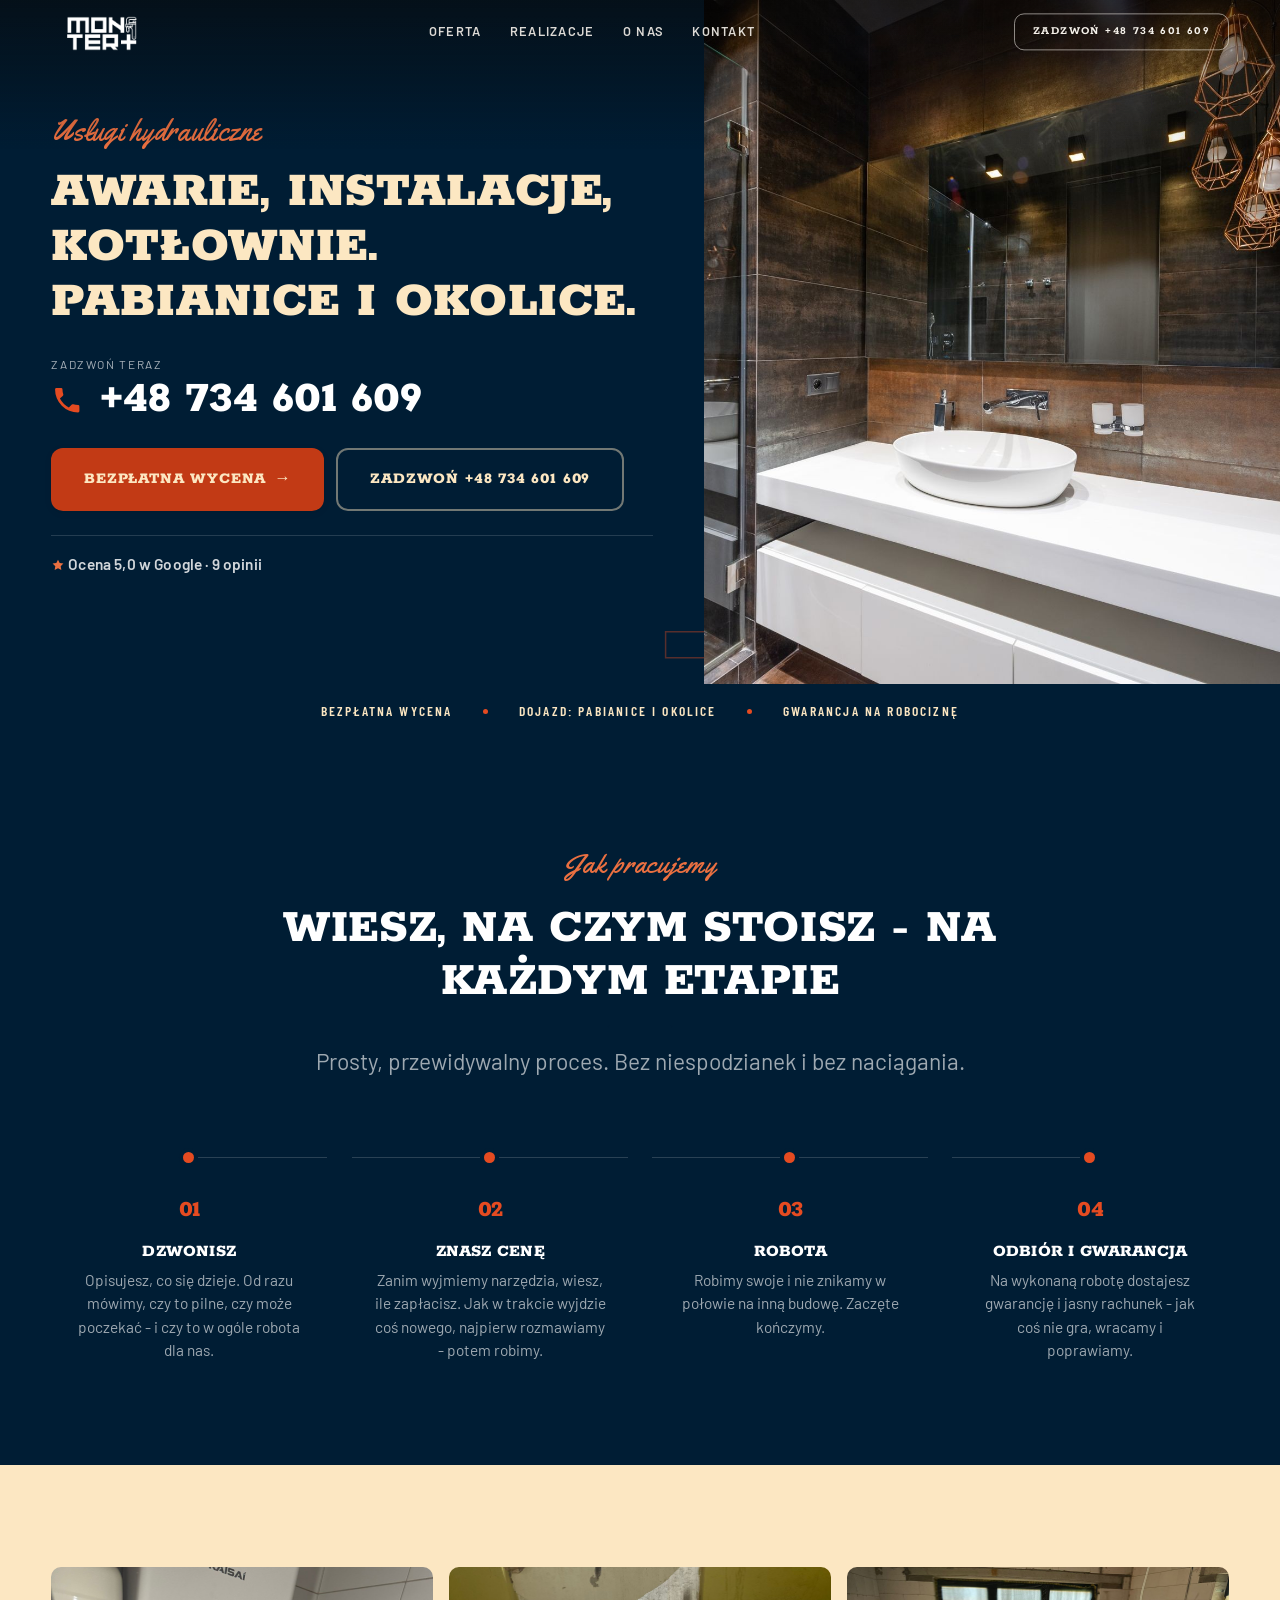
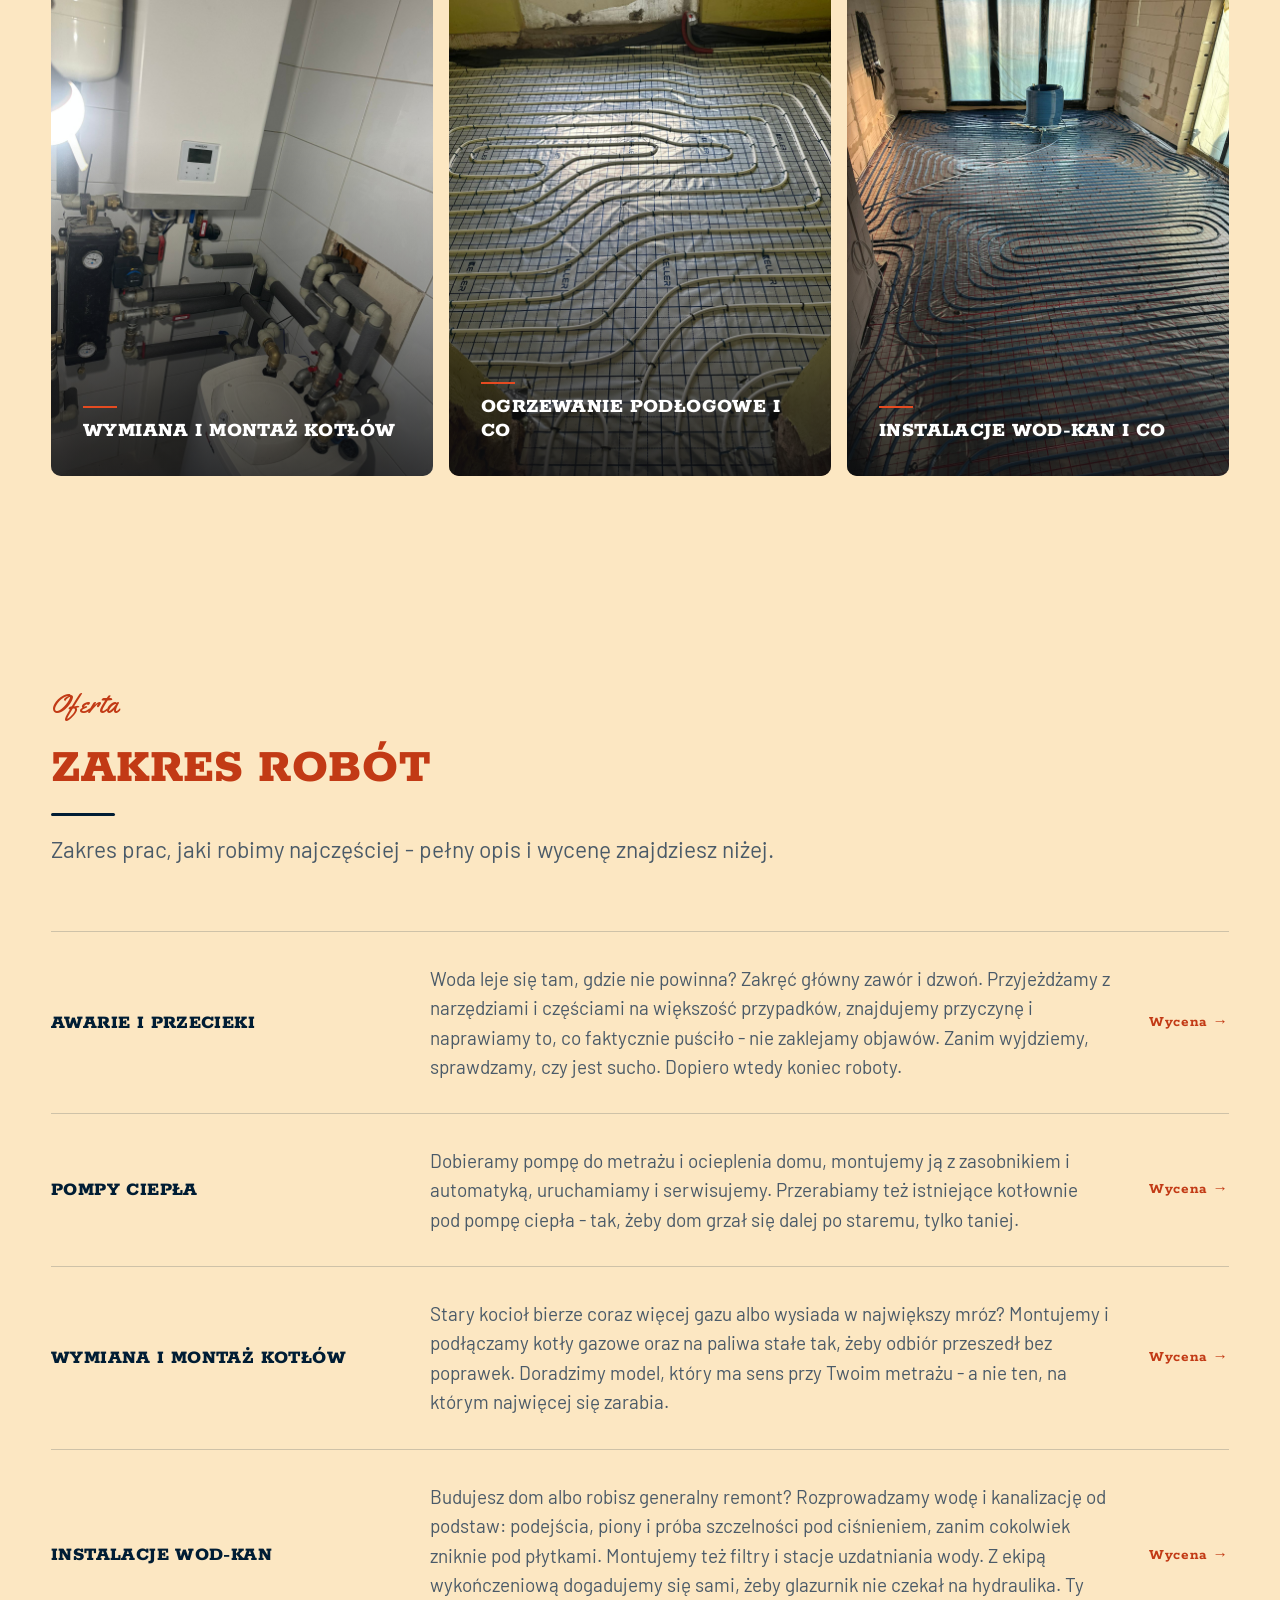
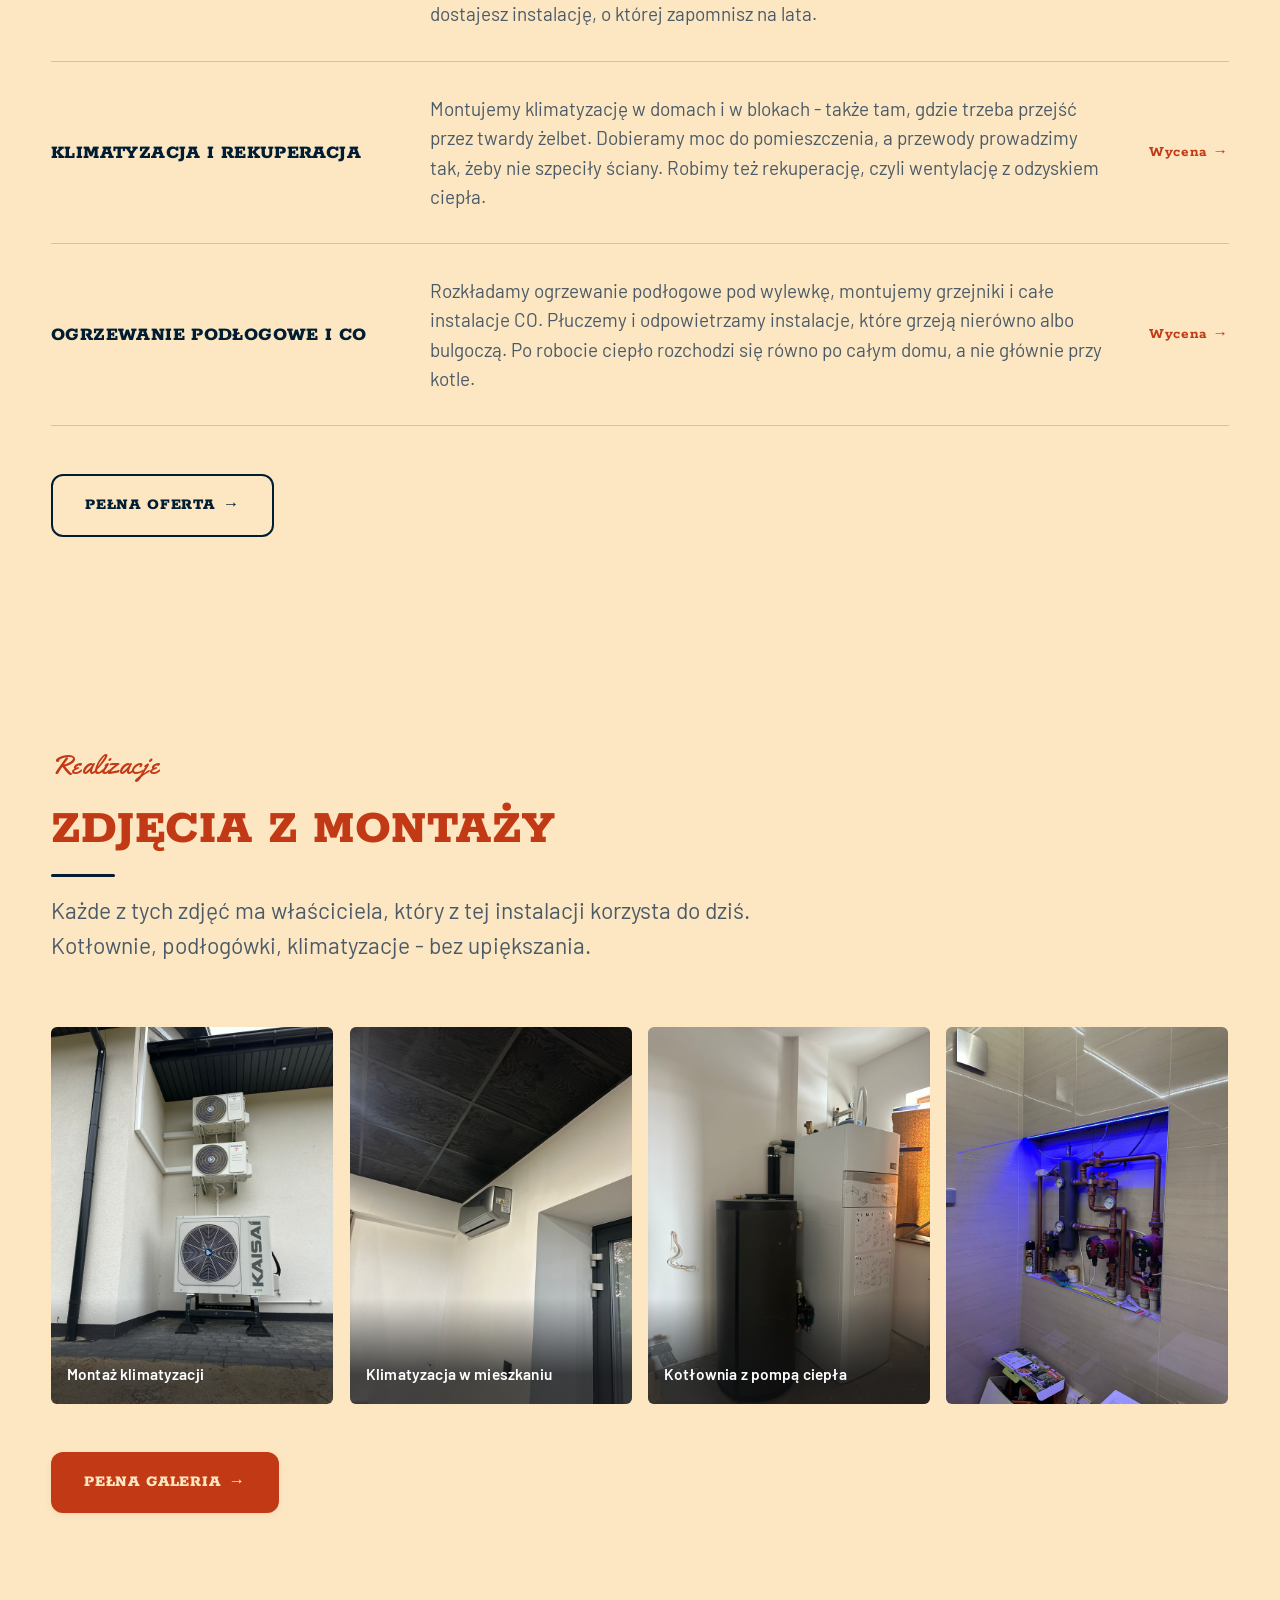
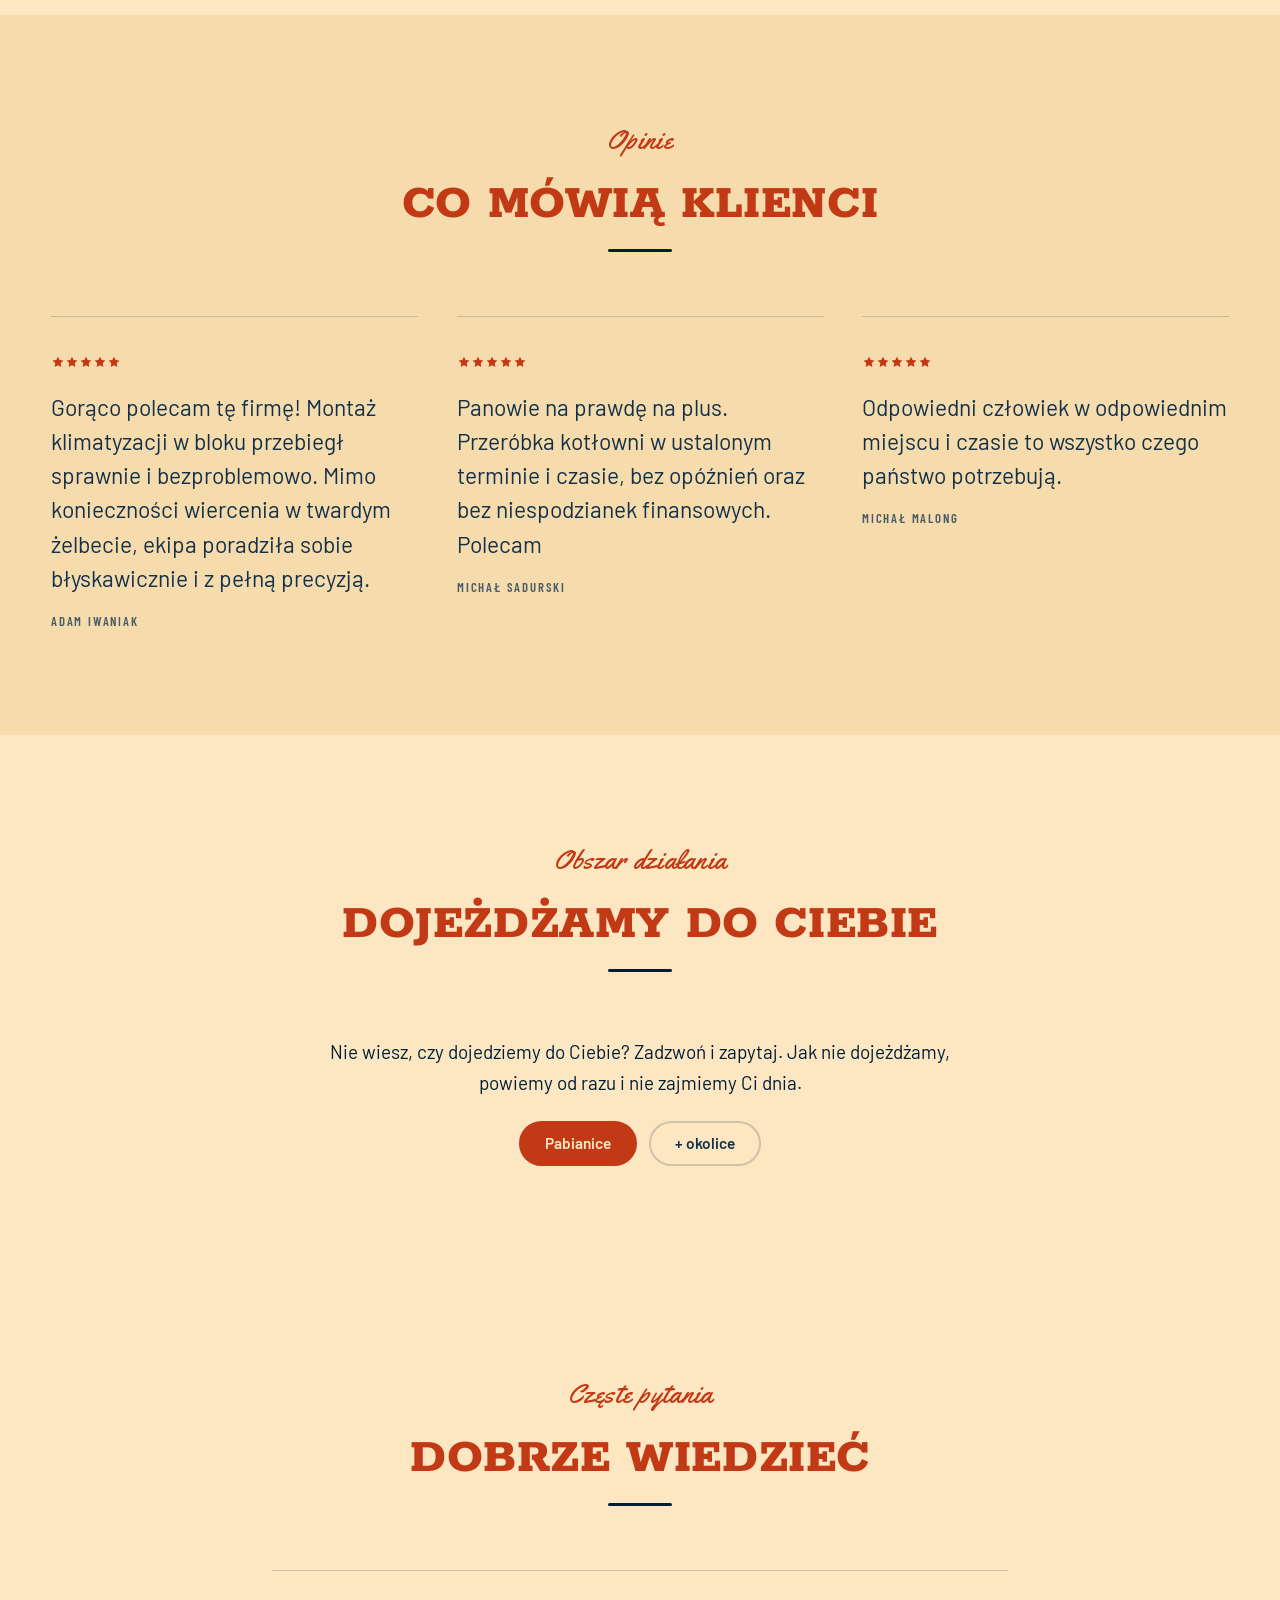
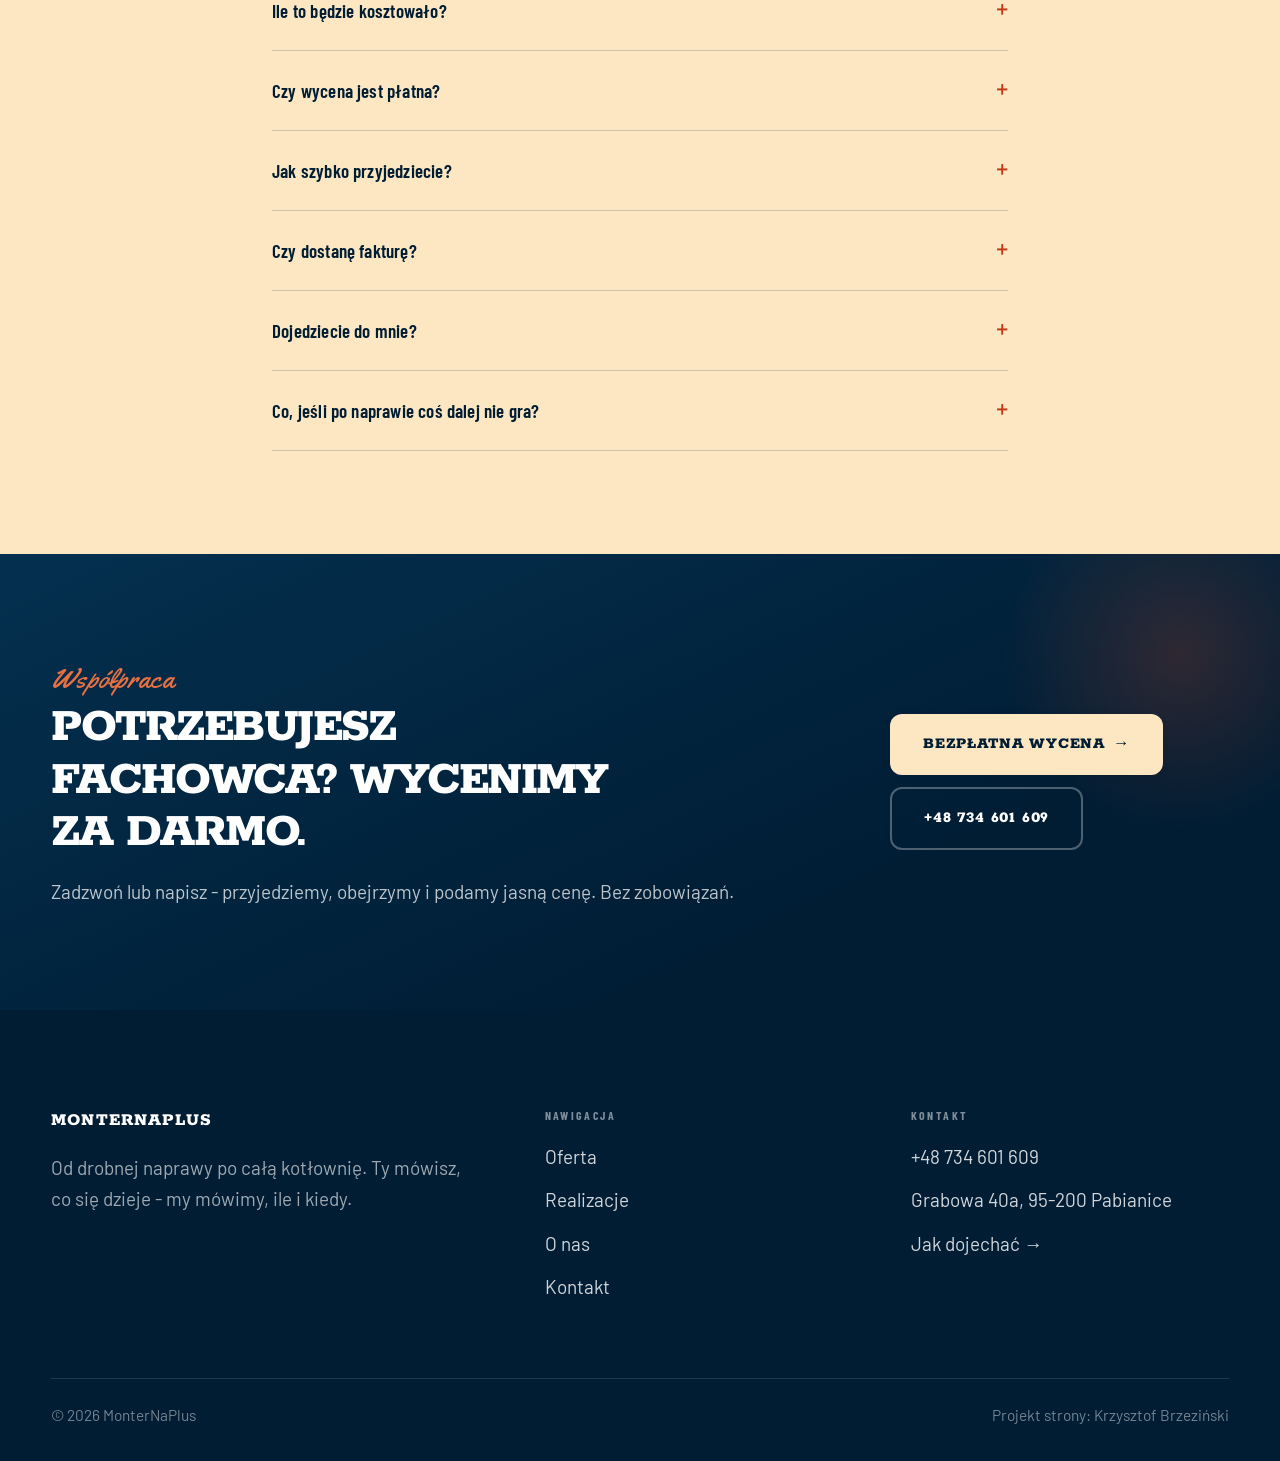
<file: index.html>
<!DOCTYPE html>
<html lang="pl">
<head>
<meta charset="UTF-8">
<meta name="viewport" content="width=device-width, initial-scale=1.0">
<title>Hydraulik Pabianice - awarie i instalacje | MonterNaPlus</title>
<meta name="description" content="Hydraulik w Pabianicach z dojazdem. Awarie, kotły, pompy ciepła, klimatyzacja, instalacje wod-kan. Cenę znasz przed robotą. Zadzwoń: +48 734 601 609.">
<link rel="preconnect" href="https://fonts.googleapis.com">
<link rel="preconnect" href="https://fonts.gstatic.com" crossorigin>
<link href="https://fonts.googleapis.com/css2?family=Rokkitt:wght@600;700;800;900&family=Barlow+Condensed:wght@500;600;700&family=Barlow:wght@400;500;600&family=Yellowtail&display=swap" rel="stylesheet">
<link rel="stylesheet" href="assets/styles.css">
</head>
<body>

<header class="nav">
  <div class="wrap nav-inner">
    <a class="brand brand-has-logo" href="index.html"><img class="brand-logo" src="img/logo.png" alt="MonterNaPlus"></a>
    <nav class="nav-links">
      <a href="oferta.html">Oferta</a>
      <a href="realizacje.html">Realizacje</a>
      <a href="o-nas.html">O nas</a>
      <a href="kontakt.html">Kontakt</a>
      <a href="tel:+48734601609" class="btn btn-accent">Zadzwoń +48 734 601 609</a>
    </nav>
    <button class="nav-toggle" aria-label="Menu"><span></span><span></span><span></span></button>
  </div>
</header>

<section class="hero-fach">
  <img class="hf-photo" src="img/hero.jpg" alt="MonterNaPlus">
  <div class="hf-panel">
      <span class="hf-kicker">Usługi hydrauliczne</span>
      <h1 class="hf-title">Awarie, instalacje, kotłownie. Pabianice i okolice. </h1>
      <a class="hf-phone" href="tel:+48734601609"><span class="hf-phone-lab">Zadzwoń teraz</span><span class="hf-phone-num"><svg class="ico-tel" width="16" height="16" viewBox="0 0 24 24" fill="none" aria-hidden="true"><path d="M6.6 10.8a15.5 15.5 0 0 0 6.6 6.6l2.2-2.2a1 1 0 0 1 1-.24 11.4 11.4 0 0 0 3.6.58 1 1 0 0 1 1 1V20a1 1 0 0 1-1 1A17 17 0 0 1 3 4a1 1 0 0 1 1-1h3.5a1 1 0 0 1 1 1c0 1.25.2 2.46.58 3.6a1 1 0 0 1-.25 1l-2.23 2.2Z" fill="currentColor"/></svg> +48 734 601 609</span></a>
      <div class="hf-actions">
        <a href="kontakt.html" class="btn btn-accent">Bezpłatna wycena <span class="arr">→</span></a>
        <a href="tel:+48734601609" class="btn btn-ghost hf-ghost">Zadzwoń +48 734 601 609</a>
      </div>
      <div class="hf-trust"><svg class="ico-star" width="14" height="14" viewBox="0 0 24 24" style="vertical-align:-2px" aria-hidden="true"><path d="M12 2.8l2.85 5.8 6.4.93-4.63 4.5 1.1 6.37L12 17.4l-5.72 3 1.1-6.37-4.63-4.5 6.4-.93L12 2.8Z" fill="currentColor"/></svg> Ocena 5,0 w Google · 9 opinii</div>
  </div>
</section>
<section class="fach-promise">
  <div class="wrap">
    <ul class="fp-row reveal"><li>Bezpłatna wycena</li><li>Dojazd: Pabianice i okolice</li><li>Gwarancja na robociznę</li></ul>
  </div>
</section>
<section class="trust-bar">
  <div class="wrap">
    <div class="tb-google reveal"><svg class="ico-star" width="14" height="14" viewBox="0 0 24 24" style="vertical-align:-2px" aria-hidden="true"><path d="M12 2.8l2.85 5.8 6.4.93-4.63 4.5 1.1 6.37L12 17.4l-5.72 3 1.1-6.37-4.63-4.5 6.4-.93L12 2.8Z" fill="currentColor"/></svg> Ocena 5,0 w Google · 9 opinii</div>
  </div>
</section>
<section class="proces fachowcy">
  <div class="wrap">
    <div class="head center reveal">
      <span class="eyebrow">Jak pracujemy</span>
      <h2>Wiesz, na czym stoisz - na każdym etapie</h2>
      <p>Prosty, przewidywalny proces. Bez niespodzianek i bez naciągania.</p>
    </div>
    <ol class="proces-line">
      <li class="reveal"><span class="pno">01</span><h3>Dzwonisz</h3><p>Opisujesz, co się dzieje. Od razu mówimy, czy to pilne, czy może poczekać - i czy to w ogóle robota dla nas.</p></li>
      <li class="reveal"><span class="pno">02</span><h3>Znasz cenę</h3><p>Zanim wyjmiemy narzędzia, wiesz, ile zapłacisz. Jak w trakcie wyjdzie coś nowego, najpierw rozmawiamy - potem robimy.</p></li>
      <li class="reveal"><span class="pno">03</span><h3>Robota</h3><p>Robimy swoje i nie znikamy w połowie na inną budowę. Zaczęte kończymy.</p></li>
      <li class="reveal"><span class="pno">04</span><h3>Odbiór i gwarancja</h3><p>Na wykonaną robotę dostajesz gwarancję i jasny rachunek - jak coś nie gra, wracamy i poprawiamy.</p></li>
    </ol>
  </div>
</section>
<section class="gateways-band">
  <div class="wrap">
    <div class="gateways">
      <a href="oferta.html" class="gateway reveal"><img src="img/g1.jpg" alt="Kocioł po montażu w kotłowni" loading="lazy"><span class="g-ttl">Wymiana i montaż kotłów</span></a>
      <a href="oferta.html" class="gateway reveal"><img src="img/g2.jpg" alt="Ogrzewanie podłogowe przed wylewką" loading="lazy"><span class="g-ttl">Ogrzewanie podłogowe i CO</span></a>
      <a href="oferta.html" class="gateway reveal"><img src="img/g3.jpg" alt="Rury ogrzewania podłogowego" loading="lazy"><span class="g-ttl">Instalacje wod-kan i CO</span></a>
    </div>
  </div>
</section>
<section class="fach-uslugi">
  <div class="wrap">
    <div class="head reveal">
      <span class="eyebrow">Oferta</span>
      <h2>Zakres robót</h2>
      <p>Zakres prac, jaki robimy najczęściej - pełny opis i wycenę znajdziesz niżej.</p>
    </div>
    <ul class="fu-list">
      <li class="fu-row reveal"><div class="fu-name">Awarie i przecieki</div><div class="fu-desc">Woda leje się tam, gdzie nie powinna? Zakręć główny zawór i dzwoń. Przyjeżdżamy z narzędziami i częściami na większość przypadków, znajdujemy przyczynę i naprawiamy to, co faktycznie puściło - nie zaklejamy objawów. Zanim wyjdziemy, sprawdzamy, czy jest sucho. Dopiero wtedy koniec roboty.</div><a class="fu-cta" href="kontakt.html">Wycena <span class="arr">→</span></a></li>
      <li class="fu-row reveal"><div class="fu-name">Pompy ciepła</div><div class="fu-desc">Dobieramy pompę do metrażu i ocieplenia domu, montujemy ją z zasobnikiem i automatyką, uruchamiamy i serwisujemy. Przerabiamy też istniejące kotłownie pod pompę ciepła - tak, żeby dom grzał się dalej po staremu, tylko taniej.</div><a class="fu-cta" href="kontakt.html">Wycena <span class="arr">→</span></a></li>
      <li class="fu-row reveal"><div class="fu-name">Wymiana i montaż kotłów</div><div class="fu-desc">Stary kocioł bierze coraz więcej gazu albo wysiada w największy mróz? Montujemy i podłączamy kotły gazowe oraz na paliwa stałe tak, żeby odbiór przeszedł bez poprawek. Doradzimy model, który ma sens przy Twoim metrażu - a nie ten, na którym najwięcej się zarabia.</div><a class="fu-cta" href="kontakt.html">Wycena <span class="arr">→</span></a></li>
      <li class="fu-row reveal"><div class="fu-name">Instalacje wod-kan</div><div class="fu-desc">Budujesz dom albo robisz generalny remont? Rozprowadzamy wodę i kanalizację od podstaw: podejścia, piony i próba szczelności pod ciśnieniem, zanim cokolwiek zniknie pod płytkami. Montujemy też filtry i stacje uzdatniania wody. Z ekipą wykończeniową dogadujemy się sami, żeby glazurnik nie czekał na hydraulika. Ty dostajesz instalację, o której zapomnisz na lata.</div><a class="fu-cta" href="kontakt.html">Wycena <span class="arr">→</span></a></li>
      <li class="fu-row reveal"><div class="fu-name">Klimatyzacja i rekuperacja</div><div class="fu-desc">Montujemy klimatyzację w domach i w blokach - także tam, gdzie trzeba przejść przez twardy żelbet. Dobieramy moc do pomieszczenia, a przewody prowadzimy tak, żeby nie szpeciły ściany. Robimy też rekuperację, czyli wentylację z odzyskiem ciepła.</div><a class="fu-cta" href="kontakt.html">Wycena <span class="arr">→</span></a></li>
      <li class="fu-row reveal"><div class="fu-name">Ogrzewanie podłogowe i CO</div><div class="fu-desc">Rozkładamy ogrzewanie podłogowe pod wylewkę, montujemy grzejniki i całe instalacje CO. Płuczemy i odpowietrzamy instalacje, które grzeją nierówno albo bulgoczą. Po robocie ciepło rozchodzi się równo po całym domu, a nie głównie przy kotle.</div><a class="fu-cta" href="kontakt.html">Wycena <span class="arr">→</span></a></li>
    </ul>
    <div style="margin-top:var(--space-7)" class="reveal"><a href="oferta.html" class="btn btn-ghost">Pełna oferta <span class="arr">→</span></a></div>
  </div>
</section>
<section>
  <div class="wrap">
    <div class="head reveal">
      <span class="eyebrow">Realizacje</span>
      <h2>Zdjęcia z montaży</h2>
      <p>Każde z tych zdjęć ma właściciela, który z tej instalacji korzysta do dziś. Kotłownie, podłogówki, klimatyzacje - bez upiększania.</p>
    </div>
    <div class="gallery">
      <div class="tile t-two3 reveal"><img src="img/g4.jpg" alt="Jednostki klimatyzacji na elewacji" loading="lazy"><div class="cap">Montaż klimatyzacji</div></div>
      <div class="tile t-third reveal"><img src="img/g5.jpg" alt="Klimatyzator po montażu w mieszkaniu" loading="lazy"><div class="cap">Klimatyzacja w mieszkaniu</div></div>
      <div class="tile t-third reveal"><img src="img/g6.jpg" alt="Kotłownia z pompą ciepła" loading="lazy"><div class="cap">Kotłownia z pompą ciepła</div></div>
      <div class="tile t-third reveal"><img src="img/about.jpg" alt="MonterNaPlus" loading="lazy"></div>
    </div>
    <div style="margin-top:var(--space-7)" class="reveal"><a href="realizacje.html" class="btn btn-accent">Pełna galeria <span class="arr">→</span></a></div>
  </div>
</section>
<section class="opinie">
  <div class="wrap">
    <div class="head center reveal">
      <span class="eyebrow">Opinie</span>
      <h2>Co mówią klienci</h2>
    </div>
    <div class="opinie-grid">
      <figure class="op-card reveal"><span class="op-star"><svg class="ico-star" width="14" height="14" viewBox="0 0 24 24" style="vertical-align:-2px" aria-hidden="true"><path d="M12 2.8l2.85 5.8 6.4.93-4.63 4.5 1.1 6.37L12 17.4l-5.72 3 1.1-6.37-4.63-4.5 6.4-.93L12 2.8Z" fill="currentColor"/></svg><svg class="ico-star" width="14" height="14" viewBox="0 0 24 24" style="vertical-align:-2px" aria-hidden="true"><path d="M12 2.8l2.85 5.8 6.4.93-4.63 4.5 1.1 6.37L12 17.4l-5.72 3 1.1-6.37-4.63-4.5 6.4-.93L12 2.8Z" fill="currentColor"/></svg><svg class="ico-star" width="14" height="14" viewBox="0 0 24 24" style="vertical-align:-2px" aria-hidden="true"><path d="M12 2.8l2.85 5.8 6.4.93-4.63 4.5 1.1 6.37L12 17.4l-5.72 3 1.1-6.37-4.63-4.5 6.4-.93L12 2.8Z" fill="currentColor"/></svg><svg class="ico-star" width="14" height="14" viewBox="0 0 24 24" style="vertical-align:-2px" aria-hidden="true"><path d="M12 2.8l2.85 5.8 6.4.93-4.63 4.5 1.1 6.37L12 17.4l-5.72 3 1.1-6.37-4.63-4.5 6.4-.93L12 2.8Z" fill="currentColor"/></svg><svg class="ico-star" width="14" height="14" viewBox="0 0 24 24" style="vertical-align:-2px" aria-hidden="true"><path d="M12 2.8l2.85 5.8 6.4.93-4.63 4.5 1.1 6.37L12 17.4l-5.72 3 1.1-6.37-4.63-4.5 6.4-.93L12 2.8Z" fill="currentColor"/></svg></span><blockquote>Gorąco polecam tę firmę! Montaż klimatyzacji w bloku przebiegł sprawnie i bezproblemowo. Mimo konieczności wiercenia w twardym żelbecie, ekipa poradziła sobie błyskawicznie i z pełną precyzją.</blockquote><span class="op-autor">Adam Iwaniak</span></figure>
      <figure class="op-card reveal"><span class="op-star"><svg class="ico-star" width="14" height="14" viewBox="0 0 24 24" style="vertical-align:-2px" aria-hidden="true"><path d="M12 2.8l2.85 5.8 6.4.93-4.63 4.5 1.1 6.37L12 17.4l-5.72 3 1.1-6.37-4.63-4.5 6.4-.93L12 2.8Z" fill="currentColor"/></svg><svg class="ico-star" width="14" height="14" viewBox="0 0 24 24" style="vertical-align:-2px" aria-hidden="true"><path d="M12 2.8l2.85 5.8 6.4.93-4.63 4.5 1.1 6.37L12 17.4l-5.72 3 1.1-6.37-4.63-4.5 6.4-.93L12 2.8Z" fill="currentColor"/></svg><svg class="ico-star" width="14" height="14" viewBox="0 0 24 24" style="vertical-align:-2px" aria-hidden="true"><path d="M12 2.8l2.85 5.8 6.4.93-4.63 4.5 1.1 6.37L12 17.4l-5.72 3 1.1-6.37-4.63-4.5 6.4-.93L12 2.8Z" fill="currentColor"/></svg><svg class="ico-star" width="14" height="14" viewBox="0 0 24 24" style="vertical-align:-2px" aria-hidden="true"><path d="M12 2.8l2.85 5.8 6.4.93-4.63 4.5 1.1 6.37L12 17.4l-5.72 3 1.1-6.37-4.63-4.5 6.4-.93L12 2.8Z" fill="currentColor"/></svg><svg class="ico-star" width="14" height="14" viewBox="0 0 24 24" style="vertical-align:-2px" aria-hidden="true"><path d="M12 2.8l2.85 5.8 6.4.93-4.63 4.5 1.1 6.37L12 17.4l-5.72 3 1.1-6.37-4.63-4.5 6.4-.93L12 2.8Z" fill="currentColor"/></svg></span><blockquote>Panowie na prawdę na plus. Przeróbka kotłowni w ustalonym terminie i czasie, bez opóźnień oraz bez niespodzianek finansowych. Polecam</blockquote><span class="op-autor">Michał Sadurski</span></figure>
      <figure class="op-card reveal"><span class="op-star"><svg class="ico-star" width="14" height="14" viewBox="0 0 24 24" style="vertical-align:-2px" aria-hidden="true"><path d="M12 2.8l2.85 5.8 6.4.93-4.63 4.5 1.1 6.37L12 17.4l-5.72 3 1.1-6.37-4.63-4.5 6.4-.93L12 2.8Z" fill="currentColor"/></svg><svg class="ico-star" width="14" height="14" viewBox="0 0 24 24" style="vertical-align:-2px" aria-hidden="true"><path d="M12 2.8l2.85 5.8 6.4.93-4.63 4.5 1.1 6.37L12 17.4l-5.72 3 1.1-6.37-4.63-4.5 6.4-.93L12 2.8Z" fill="currentColor"/></svg><svg class="ico-star" width="14" height="14" viewBox="0 0 24 24" style="vertical-align:-2px" aria-hidden="true"><path d="M12 2.8l2.85 5.8 6.4.93-4.63 4.5 1.1 6.37L12 17.4l-5.72 3 1.1-6.37-4.63-4.5 6.4-.93L12 2.8Z" fill="currentColor"/></svg><svg class="ico-star" width="14" height="14" viewBox="0 0 24 24" style="vertical-align:-2px" aria-hidden="true"><path d="M12 2.8l2.85 5.8 6.4.93-4.63 4.5 1.1 6.37L12 17.4l-5.72 3 1.1-6.37-4.63-4.5 6.4-.93L12 2.8Z" fill="currentColor"/></svg><svg class="ico-star" width="14" height="14" viewBox="0 0 24 24" style="vertical-align:-2px" aria-hidden="true"><path d="M12 2.8l2.85 5.8 6.4.93-4.63 4.5 1.1 6.37L12 17.4l-5.72 3 1.1-6.37-4.63-4.5 6.4-.93L12 2.8Z" fill="currentColor"/></svg></span><blockquote>Odpowiedni człowiek w odpowiednim miejscu i czasie to wszystko czego państwo potrzebują.</blockquote><span class="op-autor">Michał Malong</span></figure>
    </div>
  </div>
</section>
<section class="obszar">
  <div class="wrap">
    <div class="head center reveal">
      <span class="eyebrow">Obszar działania</span>
      <h2>Dojeżdżamy do Ciebie</h2>
    </div>
    <p class="obszar-txt reveal" style="text-align:center;max-width:60ch;margin:0 auto 1.4rem">Nie wiesz, czy dojedziemy do Ciebie? Zadzwoń i zapytaj. Jak nie dojeżdżamy, powiemy od razu i nie zajmiemy Ci dnia.</p>
    <ul class="obszar-list reveal"><li class="is-home">Pabianice</li><li>+ okolice</li></ul>
  </div>
</section>
<section class="faq-klinika">
  <div class="wrap">
    <div class="head center reveal">
      <span class="eyebrow">Częste pytania</span>
      <h2>Dobrze wiedzieć</h2>
    </div>
    <div class="faq-list">
      <details class="faq-item reveal"><summary>Ile to będzie kosztowało?</summary><p>Zależy, co się dzieje - dlatego wypytujemy przez telefon i od razu podajemy widełki. Ostateczną cenę znasz przed robotą, nie po niej.</p></details>
      <details class="faq-item reveal"><summary>Czy wycena jest płatna?</summary><p>Nie. Przyjazd i wycena w Pabianicach i najbliższej okolicy są bezpłatne i do niczego nie zobowiązują.</p></details>
      <details class="faq-item reveal"><summary>Jak szybko przyjedziecie?</summary><p>Przy zalaniu liczy się każda godzina, więc przy awarii przestawiamy grafik. Prace planowane umawiamy z kilkudniowym wyprzedzeniem.</p></details>
      <details class="faq-item reveal"><summary>Czy dostanę fakturę?</summary><p>Tak, na firmę albo na osobę prywatną. Dokument dostajesz od razu, a nie „wyślemy później”.</p></details>
      <details class="faq-item reveal"><summary>Dojedziecie do mnie?</summary><p>Robimy głównie Pabianice i okolice. Masz wątpliwość - zadzwoń, to kwestia jednego pytania.</p></details>
      <details class="faq-item reveal"><summary>Co, jeśli po naprawie coś dalej nie gra?</summary><p>Wracamy i sprawdzamy. Nasza wina - poprawiamy za darmo; wyszło coś nowego - mówimy wprost, co i za ile.</p></details>
    </div>
  </div>
</section>
<section class="cta">
  <div class="wrap">
    <div class="reveal">
      <span class="eyebrow">Współpraca</span>
      <h2>Potrzebujesz fachowca? Wycenimy za darmo.</h2>
      <p>Zadzwoń lub napisz - przyjedziemy, obejrzymy i podamy jasną cenę. Bez zobowiązań.</p>
    </div>
    <div class="cta-actions reveal">
      <a href="kontakt.html" class="btn btn-light">Bezpłatna wycena <span class="arr">→</span></a>
      <a href="tel:+48734601609" class="btn btn-ghost" style="color:#fff;border-color:rgba(255,255,255,.3)">+48 734 601 609</a>
    </div>
  </div>
</section>

<footer>
  <div class="wrap">
    <div class="foot-grid">
      <div class="foot-brand">
        <div class="name">MonterNaPlus</div>
        <p>Od drobnej naprawy po całą kotłownię. Ty mówisz, co się dzieje - my mówimy, ile i kiedy.</p>
      </div>
      <div class="foot-col">
        <h4>Nawigacja</h4>
        <a href="oferta.html">Oferta</a>
        <a href="realizacje.html">Realizacje</a>
        <a href="o-nas.html">O nas</a>
        <a href="kontakt.html">Kontakt</a>
      </div>
      <div class="foot-col">
        <h4>Kontakt</h4>
        <a href="tel:+48734601609">+48 734 601 609</a>
        <p>Grabowa 40a, 95-200 Pabianice</p>
        <a href="https://www.google.com/maps?cid=12000296189965366413" target="_blank" rel="noopener">Jak dojechać →</a>
      </div>
    </div>
    <div class="foot-bot">
      <span>© 2026 MonterNaPlus</span>
      <span>Projekt strony: Krzysztof Brzeziński</span>
    </div>
  </div>
</footer>
<div class="sticky-call"><a class="sc-call" href="tel:+48734601609"><svg class="ico-tel" width="16" height="16" viewBox="0 0 24 24" fill="none" aria-hidden="true"><path d="M6.6 10.8a15.5 15.5 0 0 0 6.6 6.6l2.2-2.2a1 1 0 0 1 1-.24 11.4 11.4 0 0 0 3.6.58 1 1 0 0 1 1 1V20a1 1 0 0 1-1 1A17 17 0 0 1 3 4a1 1 0 0 1 1-1h3.5a1 1 0 0 1 1 1c0 1.25.2 2.46.58 3.6a1 1 0 0 1-.25 1l-2.23 2.2Z" fill="currentColor"/></svg> Zadzwoń</a><a class="sc-quote" href="kontakt.html">Bezpłatna wycena</a></div>

<script src="assets/main.js"></script>
</body>
</html>
</file>
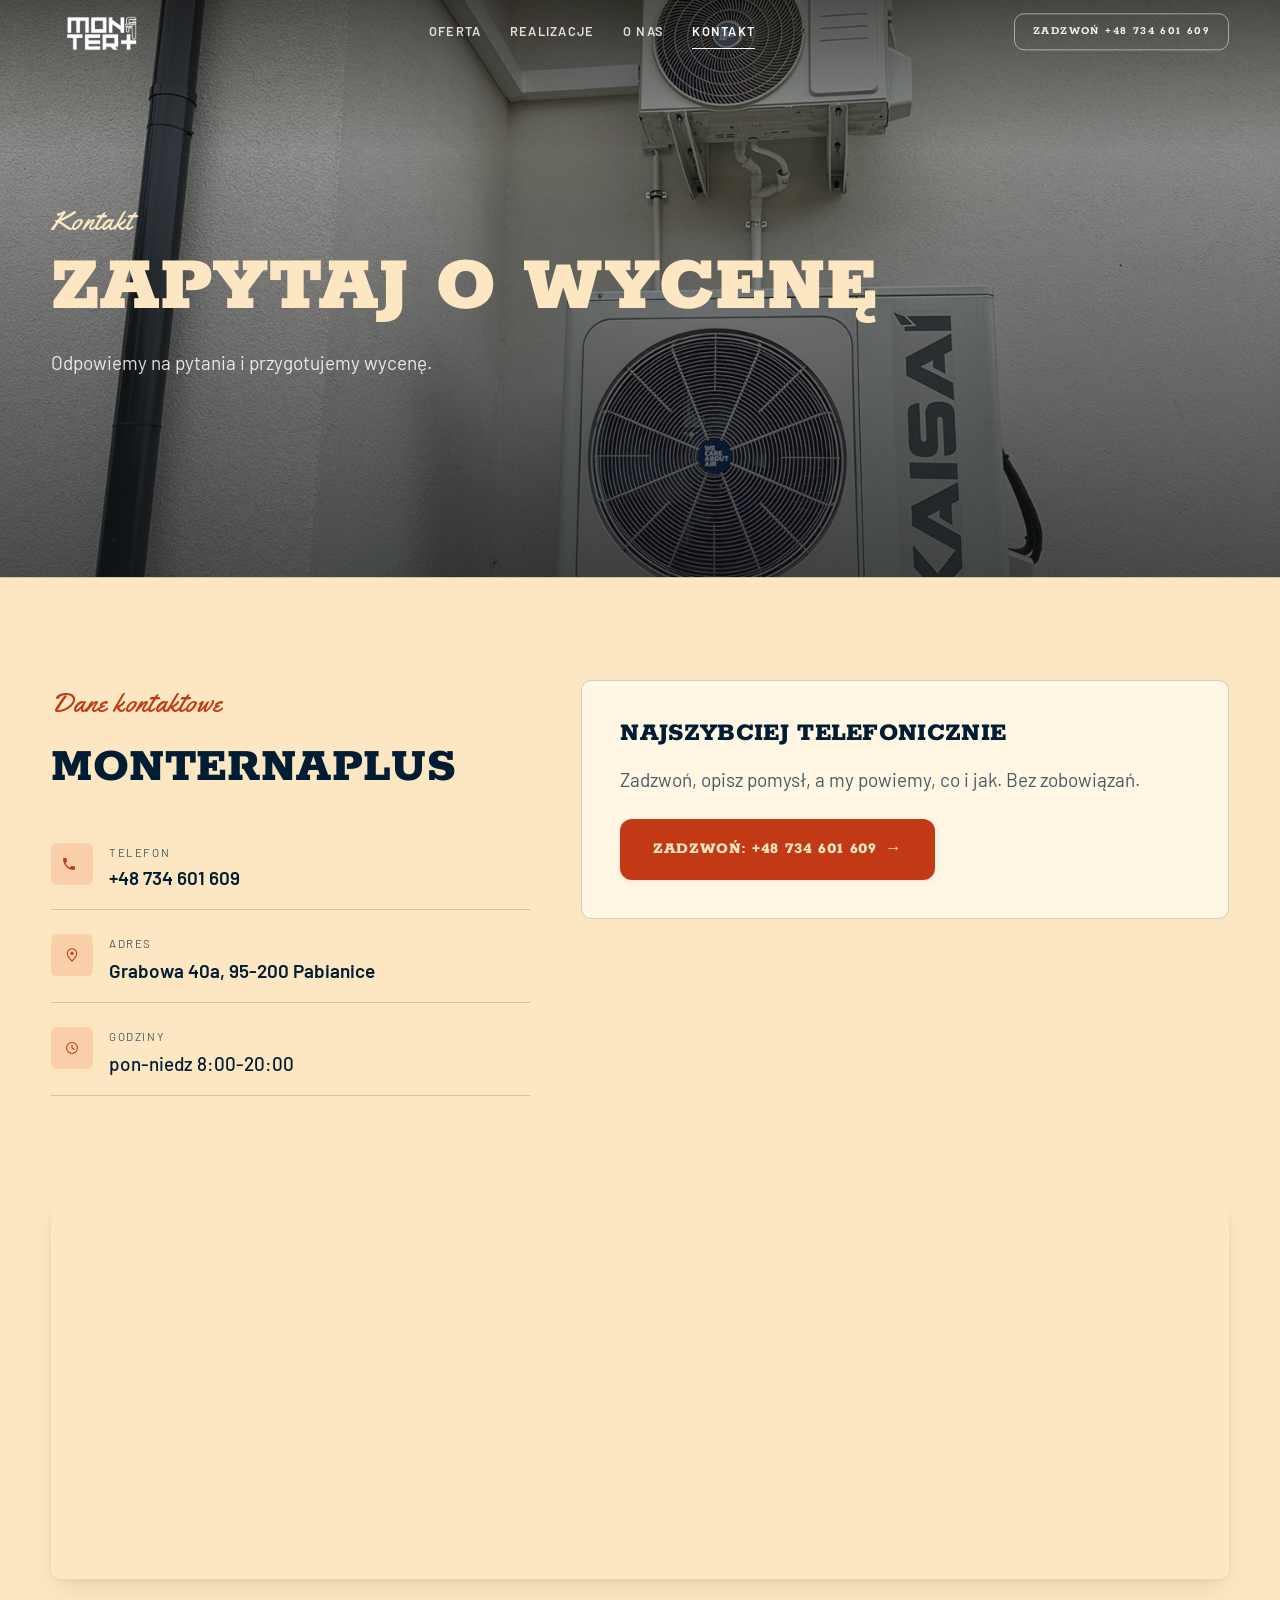
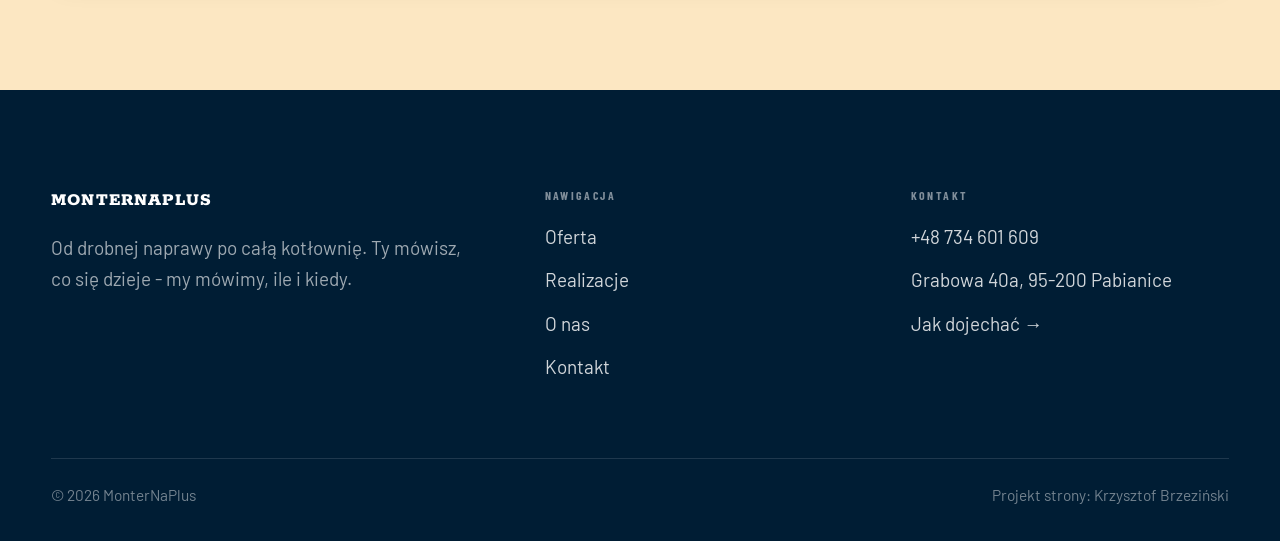
<file: kontakt.html>
<!DOCTYPE html>
<html lang="pl">
<head>
<meta charset="UTF-8">
<meta name="viewport" content="width=device-width, initial-scale=1.0">
<title>Kontakt - MonterNaPlus</title>
<meta name="description" content="Kontakt MonterNaPlus - Grabowa 40a, 95-200 Pabianice">
<link rel="preconnect" href="https://fonts.googleapis.com">
<link rel="preconnect" href="https://fonts.gstatic.com" crossorigin>
<link href="https://fonts.googleapis.com/css2?family=Rokkitt:wght@600;700;800;900&family=Barlow+Condensed:wght@500;600;700&family=Barlow:wght@400;500;600&family=Yellowtail&display=swap" rel="stylesheet">
<link rel="stylesheet" href="assets/styles.css">
</head>
<body>

<header class="nav">
  <div class="wrap nav-inner">
    <a class="brand brand-has-logo" href="index.html"><img class="brand-logo" src="img/logo.png" alt="MonterNaPlus"></a>
    <nav class="nav-links">
      <a href="oferta.html">Oferta</a>
      <a href="realizacje.html">Realizacje</a>
      <a href="o-nas.html">O nas</a>
      <a href="kontakt.html" class="active">Kontakt</a>
      <a href="tel:+48734601609" class="btn btn-accent">Zadzwoń +48 734 601 609</a>
    </nav>
    <button class="nav-toggle" aria-label="Menu"><span></span><span></span><span></span></button>
  </div>
</header>

<section class="pagehead">
  <img src="img/g4.jpg" alt="MonterNaPlus - Zapytaj o wycenę">
  <div class="wrap">
    <span class="eyebrow">Kontakt</span>
    <h1>Zapytaj o wycenę</h1>
    <p>Odpowiemy na pytania i przygotujemy wycenę.</p>
  </div>
</section>
<section>
  <div class="wrap contact-grid">
    <div class="reveal">
      <span class="eyebrow">Dane kontaktowe</span>
      <h2 style="margin:var(--space-4) 0 var(--space-6)">MonterNaPlus</h2>
      <div class="info-list">
        <div class="info-row"><div class="ic"><svg class="ico-tel" width="16" height="16" viewBox="0 0 24 24" fill="none" aria-hidden="true"><path d="M6.6 10.8a15.5 15.5 0 0 0 6.6 6.6l2.2-2.2a1 1 0 0 1 1-.24 11.4 11.4 0 0 0 3.6.58 1 1 0 0 1 1 1V20a1 1 0 0 1-1 1A17 17 0 0 1 3 4a1 1 0 0 1 1-1h3.5a1 1 0 0 1 1 1c0 1.25.2 2.46.58 3.6a1 1 0 0 1-.25 1l-2.23 2.2Z" fill="currentColor"/></svg></div><div><div class="lbl">Telefon</div><a class="val" href="tel:+48734601609">+48 734 601 609</a></div></div>
        <div class="info-row"><div class="ic"><svg class="ico-pin" width="16" height="16" viewBox="0 0 24 24" fill="none" aria-hidden="true"><path d="M12 21s7-6.1 7-11.5A7 7 0 0 0 5 9.5C5 14.9 12 21 12 21Z" stroke="currentColor" stroke-width="1.6" fill="none"/><circle cx="12" cy="9.5" r="2.4" fill="currentColor"/></svg></div><div><div class="lbl">Adres</div><div class="val">Grabowa 40a, 95-200 Pabianice</div></div></div>
        <div class="info-row"><div class="ic"><svg class="ico-clock" width="16" height="16" viewBox="0 0 24 24" fill="none" aria-hidden="true"><circle cx="12" cy="12" r="8.2" stroke="currentColor" stroke-width="1.6"/><path d="M12 7.5V12l3.2 1.9" stroke="currentColor" stroke-width="1.6" stroke-linecap="round"/></svg></div><div><div class="lbl">Godziny</div><div class="val" style="font-weight:500">pon-niedz 8:00-20:00</div></div></div>
      </div>
    </div>
    <div class="reveal">
      <div class="form">
        <h3 style="margin-bottom:var(--space-4)">Najszybciej telefonicznie</h3>
        <p class="muted" style="margin-bottom:var(--space-5)">Zadzwoń, opisz pomysł, a my powiemy, co i jak. Bez zobowiązań.</p>
        <a href="tel:+48734601609" class="btn btn-accent" style="justify-content:center">Zadzwoń: +48 734 601 609 <span class="arr">→</span></a>
      </div>
    </div>
  </div>
</section>
<section style="padding-top:0">
  <div class="wrap reveal">
    <iframe class="map" title="MonterNaPlus - Pabianice" src="https://maps.google.com/maps?q=MonterNaPlus%20Pabianice&z=15&output=embed" loading="lazy" referrerpolicy="no-referrer-when-downgrade"></iframe>
  </div>
</section>

<footer>
  <div class="wrap">
    <div class="foot-grid">
      <div class="foot-brand">
        <div class="name">MonterNaPlus</div>
        <p>Od drobnej naprawy po całą kotłownię. Ty mówisz, co się dzieje - my mówimy, ile i kiedy.</p>
      </div>
      <div class="foot-col">
        <h4>Nawigacja</h4>
        <a href="oferta.html">Oferta</a>
        <a href="realizacje.html">Realizacje</a>
        <a href="o-nas.html">O nas</a>
        <a href="kontakt.html">Kontakt</a>
      </div>
      <div class="foot-col">
        <h4>Kontakt</h4>
        <a href="tel:+48734601609">+48 734 601 609</a>
        <p>Grabowa 40a, 95-200 Pabianice</p>
        <a href="https://www.google.com/maps?cid=12000296189965366413" target="_blank" rel="noopener">Jak dojechać →</a>
      </div>
    </div>
    <div class="foot-bot">
      <span>© 2026 MonterNaPlus</span>
      <span>Projekt strony: Krzysztof Brzeziński</span>
    </div>
  </div>
</footer>
<div class="sticky-call"><a class="sc-call" href="tel:+48734601609"><svg class="ico-tel" width="16" height="16" viewBox="0 0 24 24" fill="none" aria-hidden="true"><path d="M6.6 10.8a15.5 15.5 0 0 0 6.6 6.6l2.2-2.2a1 1 0 0 1 1-.24 11.4 11.4 0 0 0 3.6.58 1 1 0 0 1 1 1V20a1 1 0 0 1-1 1A17 17 0 0 1 3 4a1 1 0 0 1 1-1h3.5a1 1 0 0 1 1 1c0 1.25.2 2.46.58 3.6a1 1 0 0 1-.25 1l-2.23 2.2Z" fill="currentColor"/></svg> Zadzwoń</a><a class="sc-quote" href="kontakt.html">Bezpłatna wycena</a></div>

<script src="assets/main.js"></script>
</body>
</html>
</file>
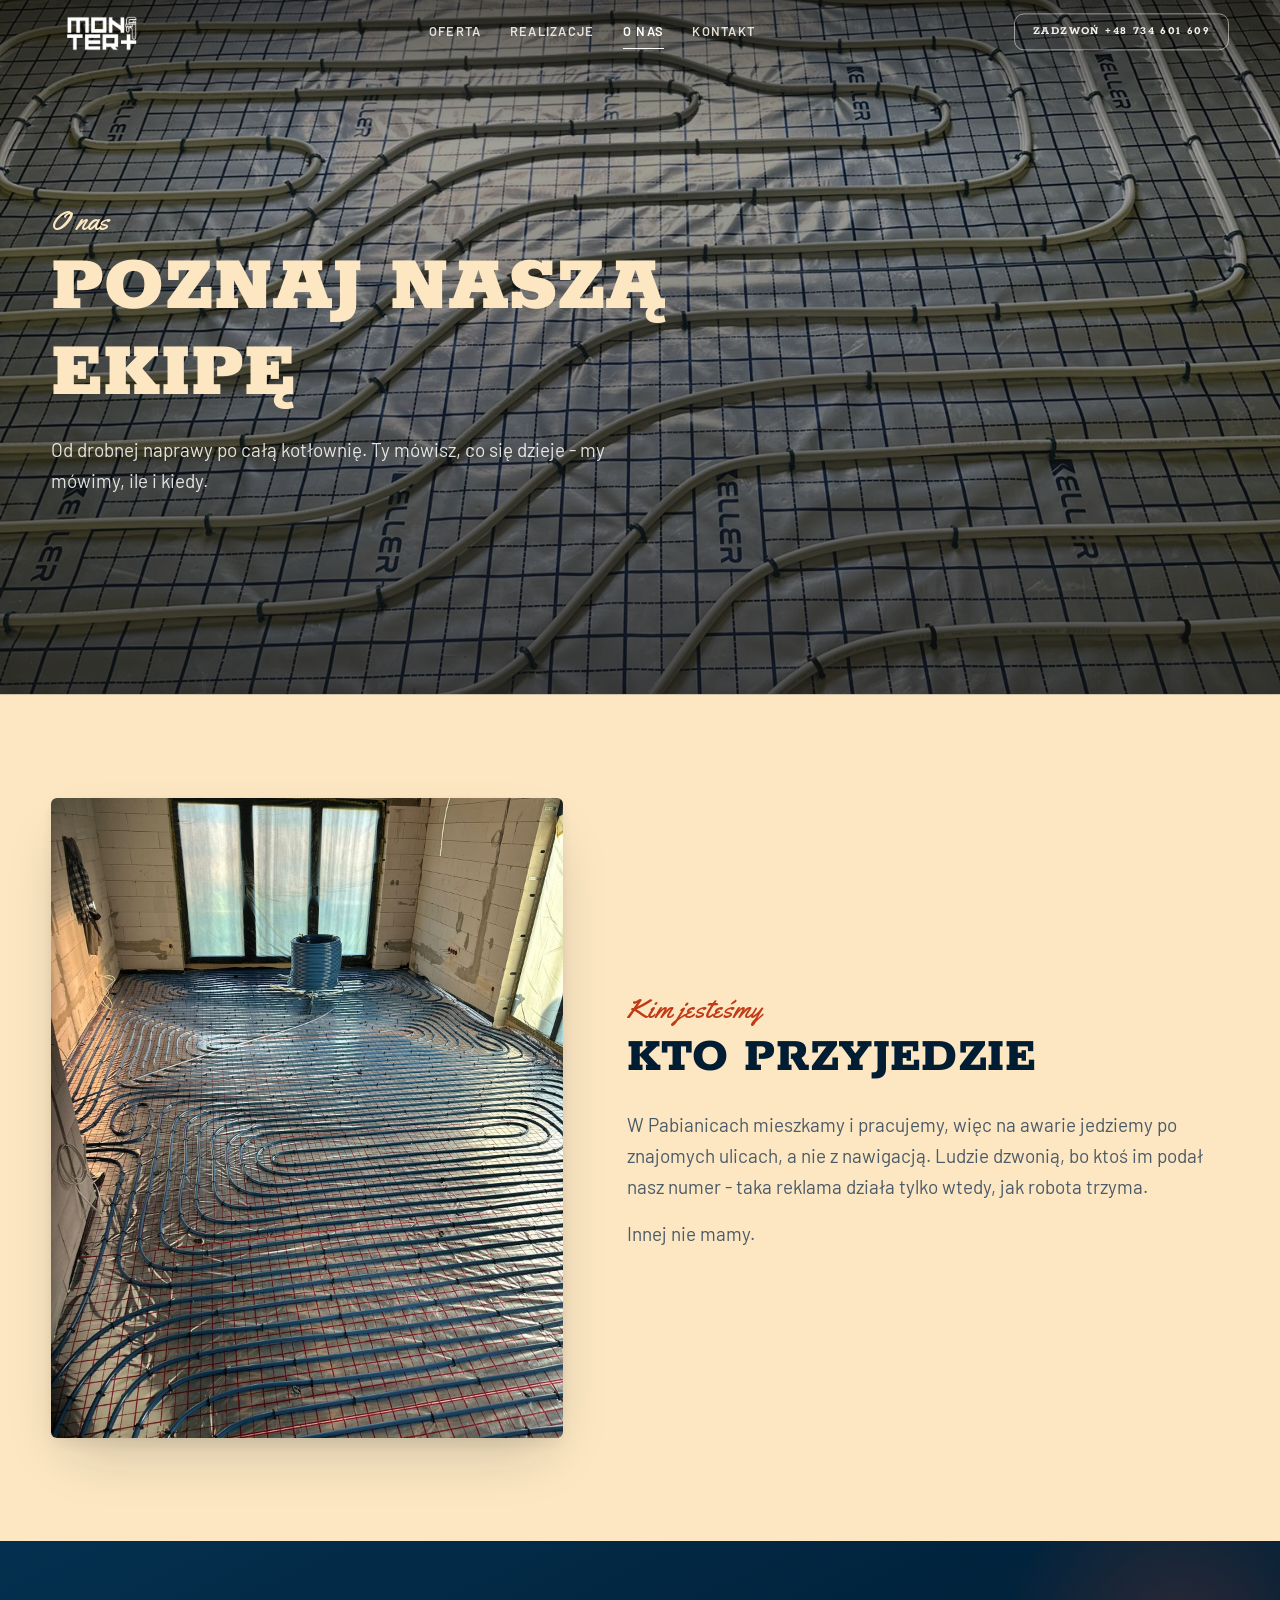
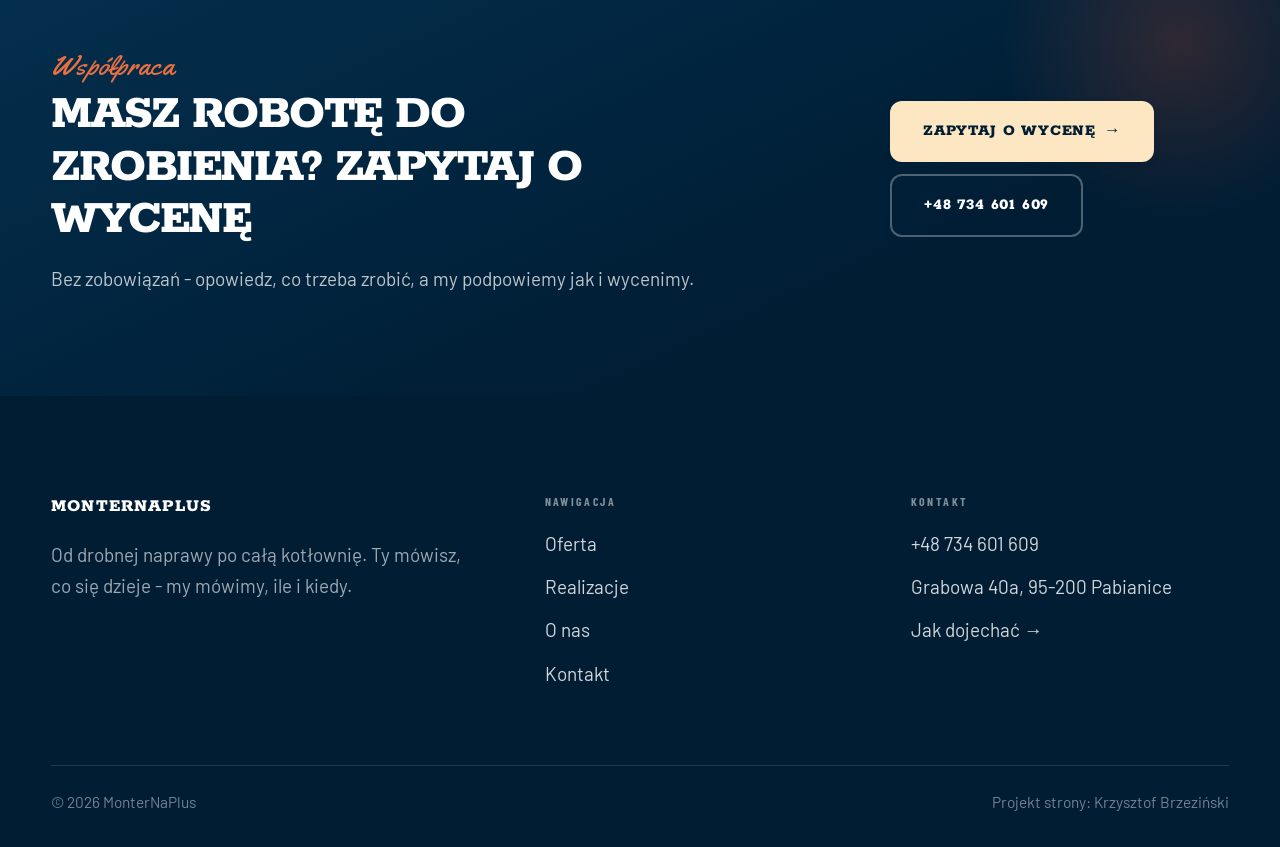
<file: o-nas.html>
<!DOCTYPE html>
<html lang="pl">
<head>
<meta charset="UTF-8">
<meta name="viewport" content="width=device-width, initial-scale=1.0">
<title>O nas - MonterNaPlus</title>
<meta name="description" content="Hydraulik w Pabianicach z dojazdem. Awarie, kotły, pompy ciepła, klimatyzacja, instalacje wod-kan. Cenę znasz przed robotą. Zadzwoń: +48 734 601 609.">
<link rel="preconnect" href="https://fonts.googleapis.com">
<link rel="preconnect" href="https://fonts.gstatic.com" crossorigin>
<link href="https://fonts.googleapis.com/css2?family=Rokkitt:wght@600;700;800;900&family=Barlow+Condensed:wght@500;600;700&family=Barlow:wght@400;500;600&family=Yellowtail&display=swap" rel="stylesheet">
<link rel="stylesheet" href="assets/styles.css">
</head>
<body>

<header class="nav">
  <div class="wrap nav-inner">
    <a class="brand brand-has-logo" href="index.html"><img class="brand-logo" src="img/logo.png" alt="MonterNaPlus"></a>
    <nav class="nav-links">
      <a href="oferta.html">Oferta</a>
      <a href="realizacje.html">Realizacje</a>
      <a href="o-nas.html" class="active">O nas</a>
      <a href="kontakt.html">Kontakt</a>
      <a href="tel:+48734601609" class="btn btn-accent">Zadzwoń +48 734 601 609</a>
    </nav>
    <button class="nav-toggle" aria-label="Menu"><span></span><span></span><span></span></button>
  </div>
</header>

<section class="pagehead">
  <img src="img/g2.jpg" alt="MonterNaPlus - Poznaj naszą ekipę">
  <div class="wrap">
    <span class="eyebrow">O nas</span>
    <h1>Poznaj naszą ekipę</h1>
    <p>Od drobnej naprawy po całą kotłownię. Ty mówisz, co się dzieje - my mówimy, ile i kiedy.</p>
  </div>
</section>
<section>
  <div class="wrap split">
    <div class="split-art reveal"><img src="img/g3.jpg" alt="MonterNaPlus" loading="lazy"></div>
    <div class="split-copy reveal">
      <span class="eyebrow">Kim jesteśmy</span>
      <h2>Kto przyjedzie</h2>
      <p class="muted">W Pabianicach mieszkamy i pracujemy, więc na awarie jedziemy po znajomych ulicach, a nie z nawigacją. Ludzie dzwonią, bo ktoś im podał nasz numer - taka reklama działa tylko wtedy, jak robota trzyma.</p>
      <p class="muted">Innej nie mamy.</p>
    </div>
  </div>
</section>


<section class="cta">
  <div class="wrap">
    <div class="reveal">
      <span class="eyebrow">Współpraca</span>
      <h2>Masz robotę do zrobienia? Zapytaj o wycenę</h2>
      <p>Bez zobowiązań - opowiedz, co trzeba zrobić, a my podpowiemy jak i wycenimy.</p>
    </div>
    <div class="cta-actions reveal">
      <a href="kontakt.html" class="btn btn-light">Zapytaj o wycenę <span class="arr">→</span></a>
      <a href="tel:+48734601609" class="btn btn-ghost" style="color:#fff;border-color:rgba(255,255,255,.3)">+48 734 601 609</a>
    </div>
  </div>
</section>

<footer>
  <div class="wrap">
    <div class="foot-grid">
      <div class="foot-brand">
        <div class="name">MonterNaPlus</div>
        <p>Od drobnej naprawy po całą kotłownię. Ty mówisz, co się dzieje - my mówimy, ile i kiedy.</p>
      </div>
      <div class="foot-col">
        <h4>Nawigacja</h4>
        <a href="oferta.html">Oferta</a>
        <a href="realizacje.html">Realizacje</a>
        <a href="o-nas.html">O nas</a>
        <a href="kontakt.html">Kontakt</a>
      </div>
      <div class="foot-col">
        <h4>Kontakt</h4>
        <a href="tel:+48734601609">+48 734 601 609</a>
        <p>Grabowa 40a, 95-200 Pabianice</p>
        <a href="https://www.google.com/maps?cid=12000296189965366413" target="_blank" rel="noopener">Jak dojechać →</a>
      </div>
    </div>
    <div class="foot-bot">
      <span>© 2026 MonterNaPlus</span>
      <span>Projekt strony: Krzysztof Brzeziński</span>
    </div>
  </div>
</footer>
<div class="sticky-call"><a class="sc-call" href="tel:+48734601609"><svg class="ico-tel" width="16" height="16" viewBox="0 0 24 24" fill="none" aria-hidden="true"><path d="M6.6 10.8a15.5 15.5 0 0 0 6.6 6.6l2.2-2.2a1 1 0 0 1 1-.24 11.4 11.4 0 0 0 3.6.58 1 1 0 0 1 1 1V20a1 1 0 0 1-1 1A17 17 0 0 1 3 4a1 1 0 0 1 1-1h3.5a1 1 0 0 1 1 1c0 1.25.2 2.46.58 3.6a1 1 0 0 1-.25 1l-2.23 2.2Z" fill="currentColor"/></svg> Zadzwoń</a><a class="sc-quote" href="kontakt.html">Bezpłatna wycena</a></div>

<script src="assets/main.js"></script>
</body>
</html>
</file>
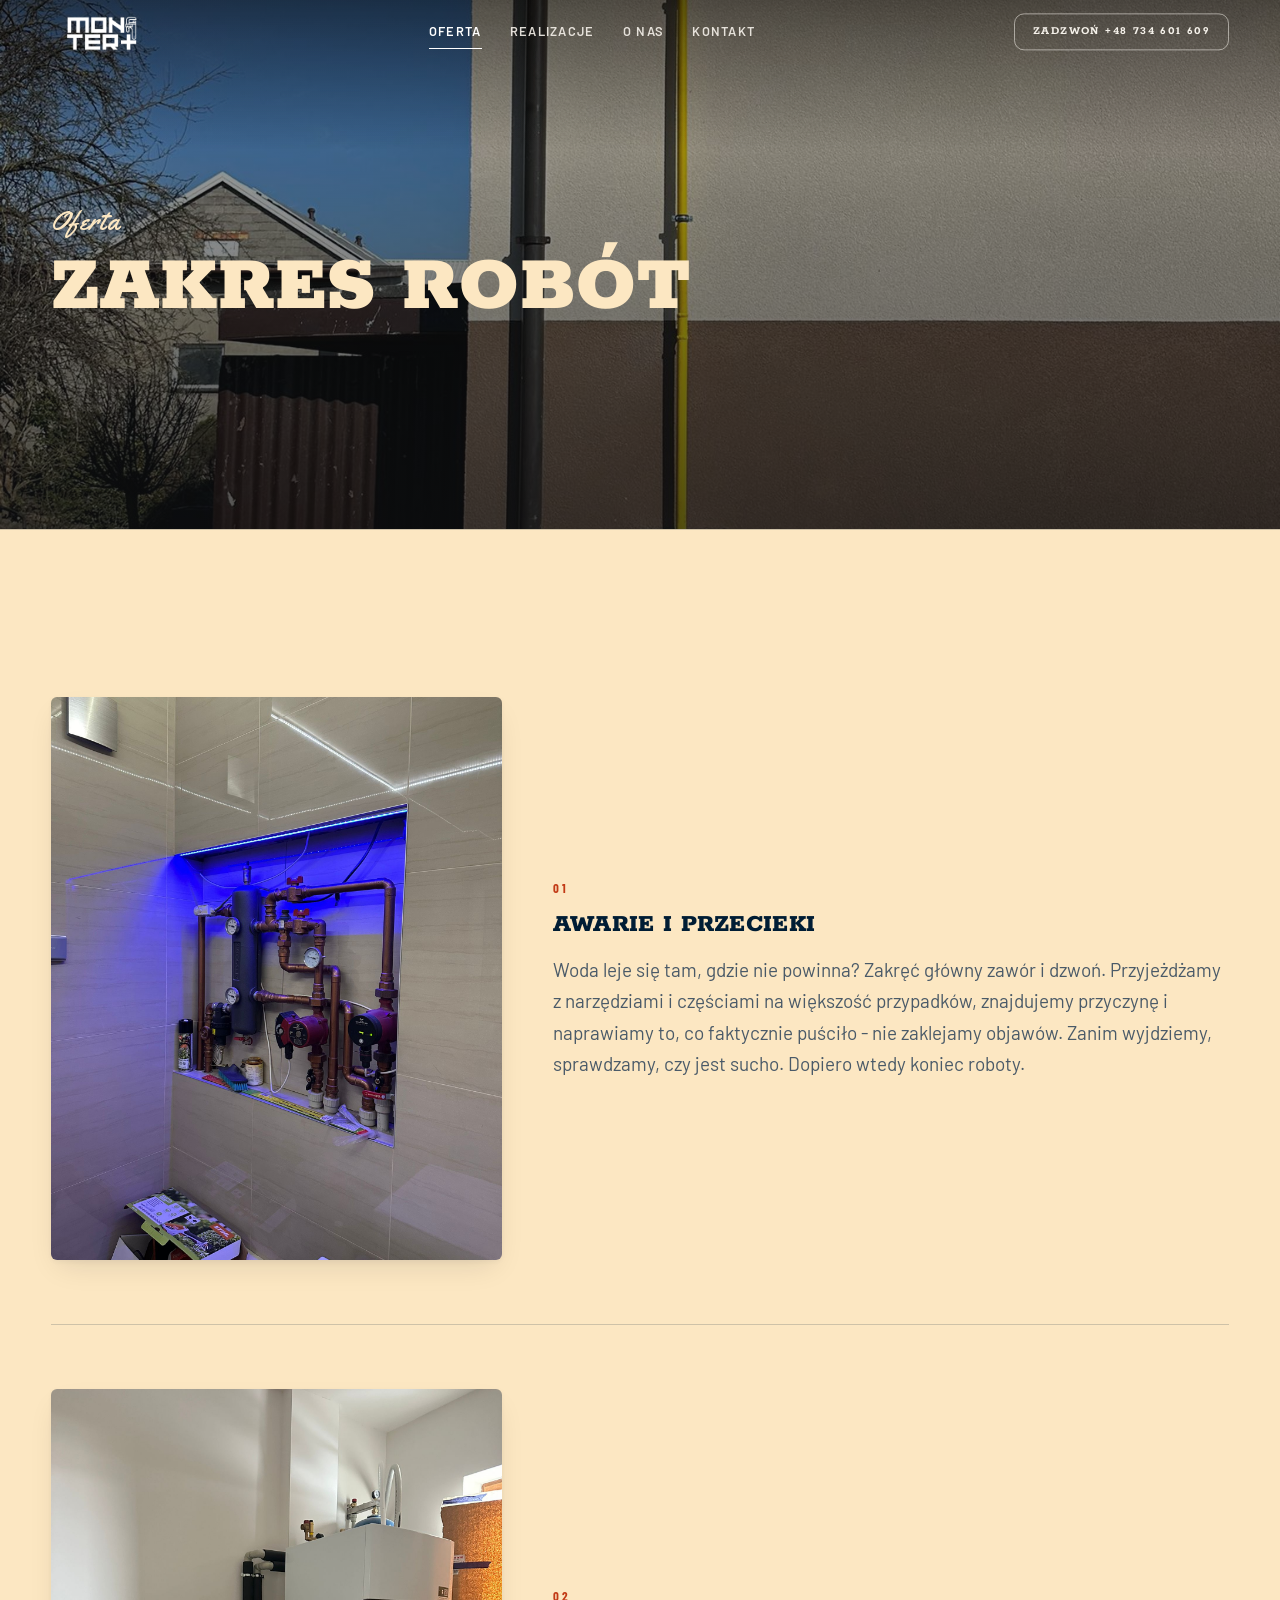
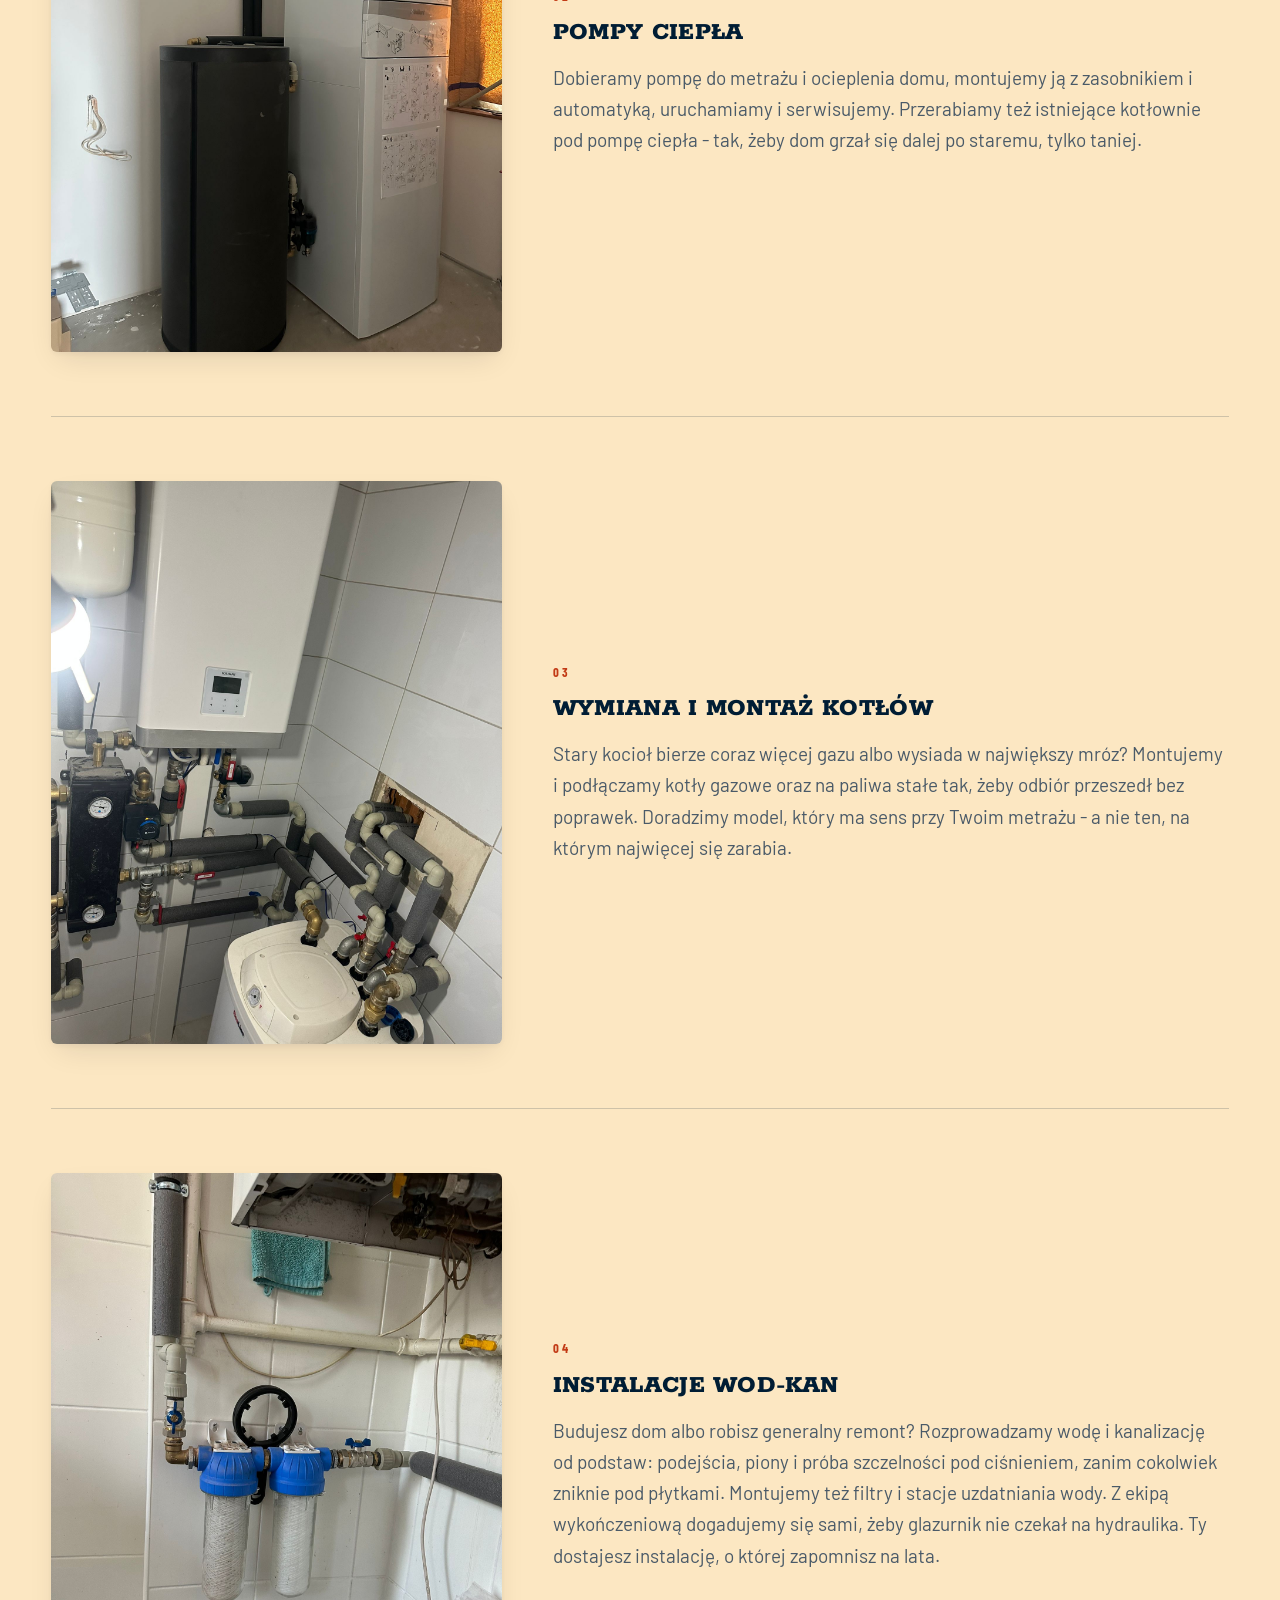
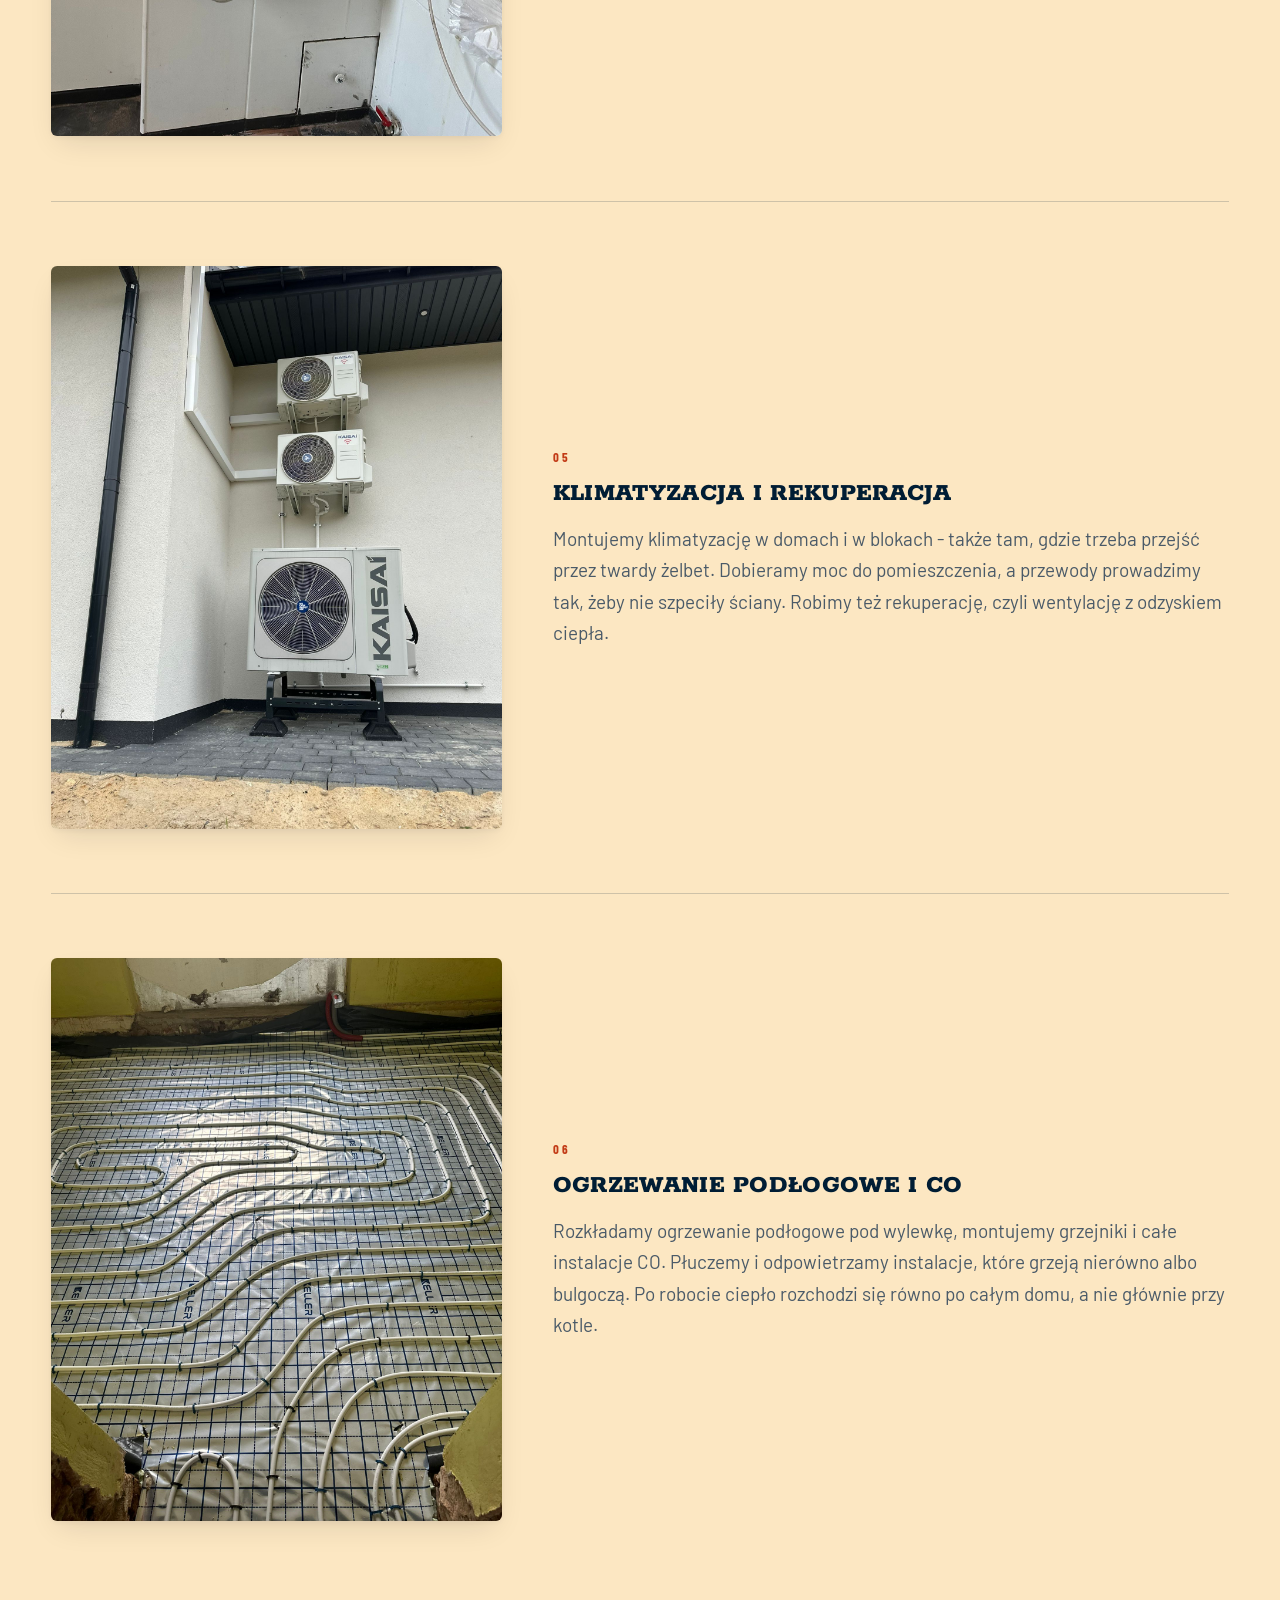
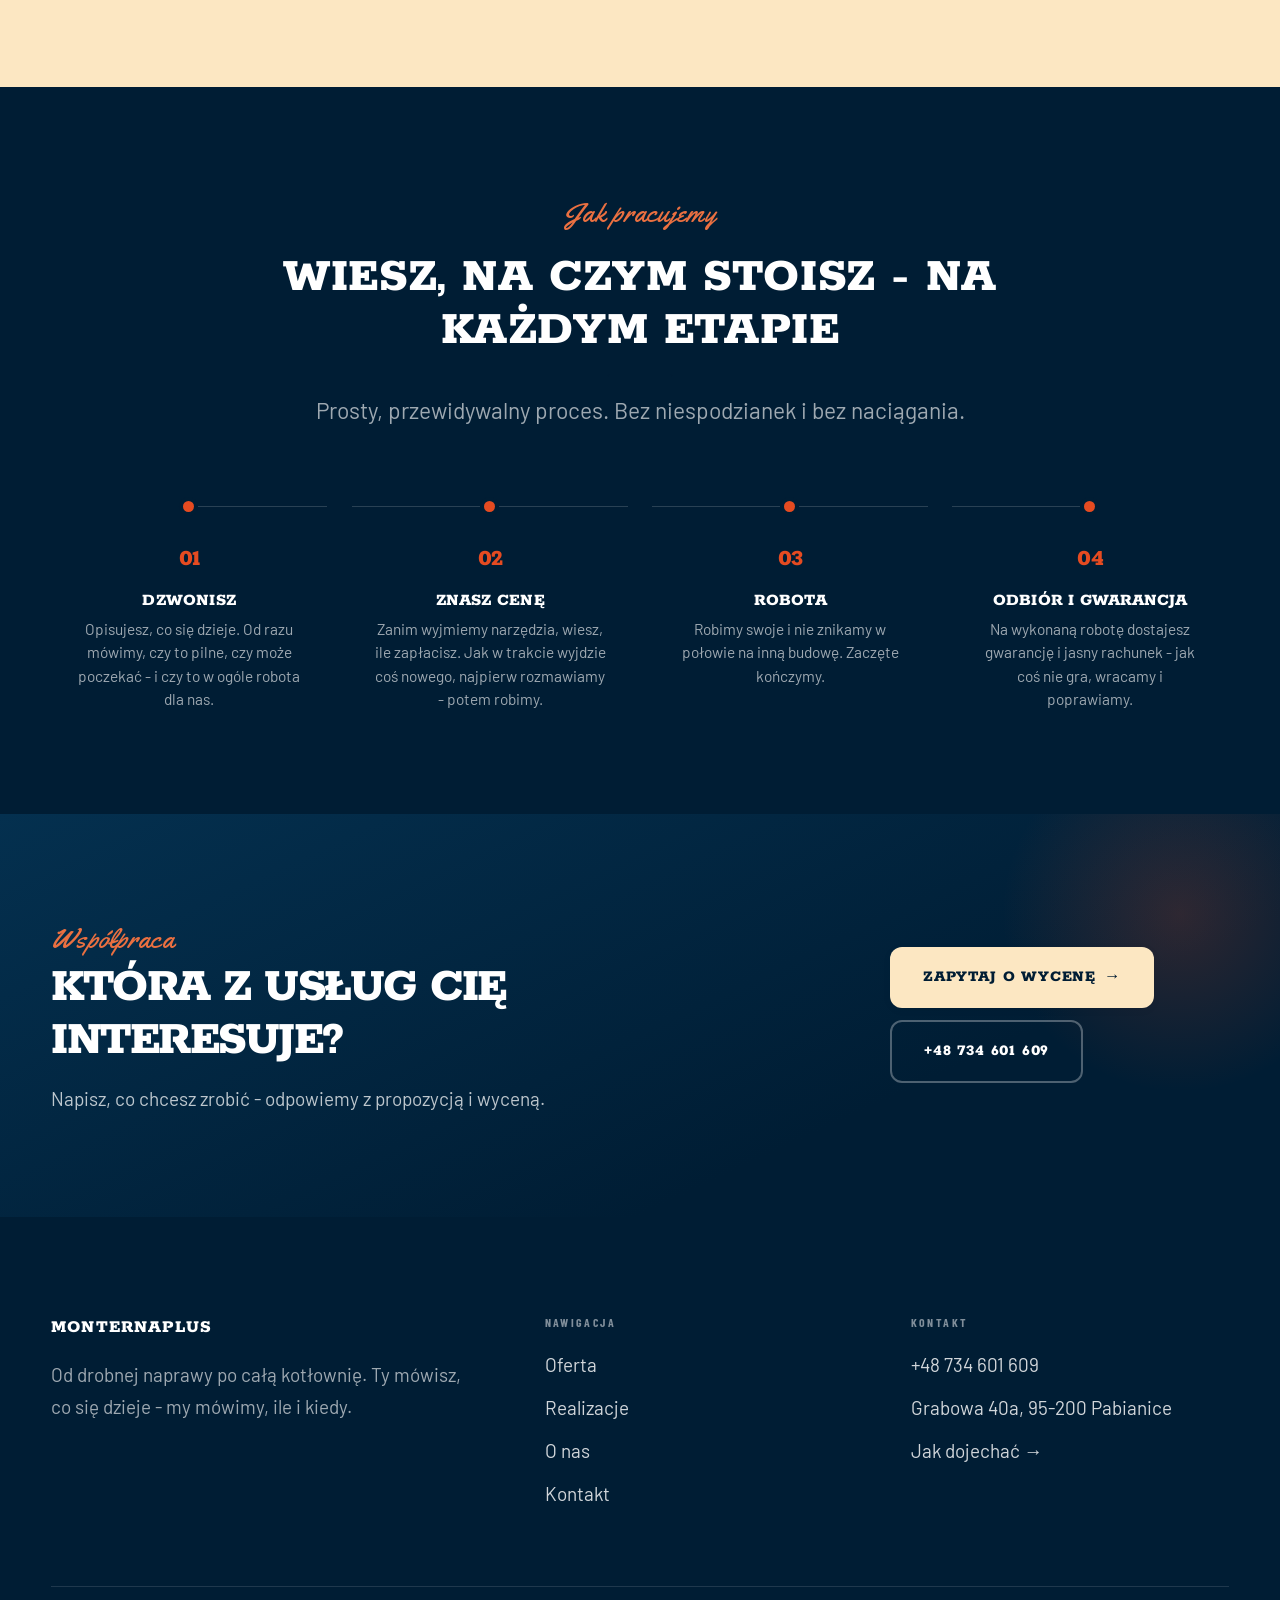
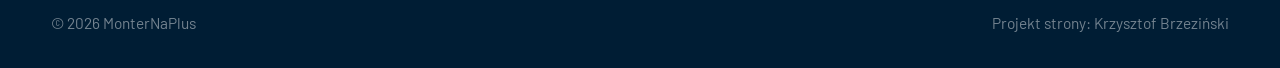
<file: oferta.html>
<!DOCTYPE html>
<html lang="pl">
<head>
<meta charset="UTF-8">
<meta name="viewport" content="width=device-width, initial-scale=1.0">
<title>Oferta - MonterNaPlus</title>
<meta name="description" content="Hydraulik w Pabianicach z dojazdem. Awarie, kotły, pompy ciepła, klimatyzacja, instalacje wod-kan. Cenę znasz przed robotą. Zadzwoń: +48 734 601 609.">
<link rel="preconnect" href="https://fonts.googleapis.com">
<link rel="preconnect" href="https://fonts.gstatic.com" crossorigin>
<link href="https://fonts.googleapis.com/css2?family=Rokkitt:wght@600;700;800;900&family=Barlow+Condensed:wght@500;600;700&family=Barlow:wght@400;500;600&family=Yellowtail&display=swap" rel="stylesheet">
<link rel="stylesheet" href="assets/styles.css">
</head>
<body>

<header class="nav">
  <div class="wrap nav-inner">
    <a class="brand brand-has-logo" href="index.html"><img class="brand-logo" src="img/logo.png" alt="MonterNaPlus"></a>
    <nav class="nav-links">
      <a href="oferta.html" class="active">Oferta</a>
      <a href="realizacje.html">Realizacje</a>
      <a href="o-nas.html">O nas</a>
      <a href="kontakt.html">Kontakt</a>
      <a href="tel:+48734601609" class="btn btn-accent">Zadzwoń +48 734 601 609</a>
    </nav>
    <button class="nav-toggle" aria-label="Menu"><span></span><span></span><span></span></button>
  </div>
</header>

<section class="pagehead">
  <img src="img/g8.jpg" alt="MonterNaPlus - Zakres robót">
  <div class="wrap">
    <span class="eyebrow">Oferta</span>
    <h1>Zakres robót</h1>
  </div>
</section>
<section>
  <div class="wrap">
    <div class="svc-row reveal">
      <div class="svc-row-art"><img src="img/about.jpg" alt="Grupa pompowa po naszym montażu" loading="lazy"></div>
      <div>
        <span class="num">01</span>
        <h3>Awarie i przecieki</h3>
        <p class="muted">Woda leje się tam, gdzie nie powinna? Zakręć główny zawór i dzwoń. Przyjeżdżamy z narzędziami i częściami na większość przypadków, znajdujemy przyczynę i naprawiamy to, co faktycznie puściło - nie zaklejamy objawów. Zanim wyjdziemy, sprawdzamy, czy jest sucho. Dopiero wtedy koniec roboty.</p>
      </div>
    </div>
    <div class="svc-row rev reveal">
      <div class="svc-row-art"><img src="img/g6.jpg" alt="Kotłownia z pompą ciepła" loading="lazy"></div>
      <div>
        <span class="num">02</span>
        <h3>Pompy ciepła</h3>
        <p class="muted">Dobieramy pompę do metrażu i ocieplenia domu, montujemy ją z zasobnikiem i automatyką, uruchamiamy i serwisujemy. Przerabiamy też istniejące kotłownie pod pompę ciepła - tak, żeby dom grzał się dalej po staremu, tylko taniej.</p>
      </div>
    </div>
    <div class="svc-row reveal">
      <div class="svc-row-art"><img src="img/g1.jpg" alt="Kocioł po montażu w kotłowni" loading="lazy"></div>
      <div>
        <span class="num">03</span>
        <h3>Wymiana i montaż kotłów</h3>
        <p class="muted">Stary kocioł bierze coraz więcej gazu albo wysiada w największy mróz? Montujemy i podłączamy kotły gazowe oraz na paliwa stałe tak, żeby odbiór przeszedł bez poprawek. Doradzimy model, który ma sens przy Twoim metrażu - a nie ten, na którym najwięcej się zarabia.</p>
      </div>
    </div>
    <div class="svc-row rev reveal">
      <div class="svc-row-art"><img src="img/g7.jpg" alt="Filtry do uzdatniania wody" loading="lazy"></div>
      <div>
        <span class="num">04</span>
        <h3>Instalacje wod-kan</h3>
        <p class="muted">Budujesz dom albo robisz generalny remont? Rozprowadzamy wodę i kanalizację od podstaw: podejścia, piony i próba szczelności pod ciśnieniem, zanim cokolwiek zniknie pod płytkami. Montujemy też filtry i stacje uzdatniania wody. Z ekipą wykończeniową dogadujemy się sami, żeby glazurnik nie czekał na hydraulika. Ty dostajesz instalację, o której zapomnisz na lata.</p>
      </div>
    </div>
    <div class="svc-row reveal">
      <div class="svc-row-art"><img src="img/g4.jpg" alt="Jednostki klimatyzacji na elewacji domu" loading="lazy"></div>
      <div>
        <span class="num">05</span>
        <h3>Klimatyzacja i rekuperacja</h3>
        <p class="muted">Montujemy klimatyzację w domach i w blokach - także tam, gdzie trzeba przejść przez twardy żelbet. Dobieramy moc do pomieszczenia, a przewody prowadzimy tak, żeby nie szpeciły ściany. Robimy też rekuperację, czyli wentylację z odzyskiem ciepła.</p>
      </div>
    </div>
    <div class="svc-row rev reveal">
      <div class="svc-row-art"><img src="img/g2.jpg" alt="Ogrzewanie podłogowe przed wylewką" loading="lazy"></div>
      <div>
        <span class="num">06</span>
        <h3>Ogrzewanie podłogowe i CO</h3>
        <p class="muted">Rozkładamy ogrzewanie podłogowe pod wylewkę, montujemy grzejniki i całe instalacje CO. Płuczemy i odpowietrzamy instalacje, które grzeją nierówno albo bulgoczą. Po robocie ciepło rozchodzi się równo po całym domu, a nie głównie przy kotle.</p>
      </div>
    </div>
  </div>
</section>
<section class="proces">
  <div class="wrap">
    <div class="head center reveal">
      <span class="eyebrow">Jak pracujemy</span>
      <h2>Wiesz, na czym stoisz - na każdym etapie</h2>
      <p>Prosty, przewidywalny proces. Bez niespodzianek i bez naciągania.</p>
    </div>
    <ol class="proces-line">
      <li class="reveal"><span class="pno">01</span><h3>Dzwonisz</h3><p>Opisujesz, co się dzieje. Od razu mówimy, czy to pilne, czy może poczekać - i czy to w ogóle robota dla nas.</p></li>
      <li class="reveal"><span class="pno">02</span><h3>Znasz cenę</h3><p>Zanim wyjmiemy narzędzia, wiesz, ile zapłacisz. Jak w trakcie wyjdzie coś nowego, najpierw rozmawiamy - potem robimy.</p></li>
      <li class="reveal"><span class="pno">03</span><h3>Robota</h3><p>Robimy swoje i nie znikamy w połowie na inną budowę. Zaczęte kończymy.</p></li>
      <li class="reveal"><span class="pno">04</span><h3>Odbiór i gwarancja</h3><p>Na wykonaną robotę dostajesz gwarancję i jasny rachunek - jak coś nie gra, wracamy i poprawiamy.</p></li>
    </ol>
  </div>
</section>
<section class="cta">
  <div class="wrap">
    <div class="reveal">
      <span class="eyebrow">Współpraca</span>
      <h2>Która z usług Cię interesuje?</h2>
      <p>Napisz, co chcesz zrobić - odpowiemy z propozycją i wyceną.</p>
    </div>
    <div class="cta-actions reveal">
      <a href="kontakt.html" class="btn btn-light">Zapytaj o wycenę <span class="arr">→</span></a>
      <a href="tel:+48734601609" class="btn btn-ghost" style="color:#fff;border-color:rgba(255,255,255,.3)">+48 734 601 609</a>
    </div>
  </div>
</section>

<footer>
  <div class="wrap">
    <div class="foot-grid">
      <div class="foot-brand">
        <div class="name">MonterNaPlus</div>
        <p>Od drobnej naprawy po całą kotłownię. Ty mówisz, co się dzieje - my mówimy, ile i kiedy.</p>
      </div>
      <div class="foot-col">
        <h4>Nawigacja</h4>
        <a href="oferta.html">Oferta</a>
        <a href="realizacje.html">Realizacje</a>
        <a href="o-nas.html">O nas</a>
        <a href="kontakt.html">Kontakt</a>
      </div>
      <div class="foot-col">
        <h4>Kontakt</h4>
        <a href="tel:+48734601609">+48 734 601 609</a>
        <p>Grabowa 40a, 95-200 Pabianice</p>
        <a href="https://www.google.com/maps?cid=12000296189965366413" target="_blank" rel="noopener">Jak dojechać →</a>
      </div>
    </div>
    <div class="foot-bot">
      <span>© 2026 MonterNaPlus</span>
      <span>Projekt strony: Krzysztof Brzeziński</span>
    </div>
  </div>
</footer>
<div class="sticky-call"><a class="sc-call" href="tel:+48734601609"><svg class="ico-tel" width="16" height="16" viewBox="0 0 24 24" fill="none" aria-hidden="true"><path d="M6.6 10.8a15.5 15.5 0 0 0 6.6 6.6l2.2-2.2a1 1 0 0 1 1-.24 11.4 11.4 0 0 0 3.6.58 1 1 0 0 1 1 1V20a1 1 0 0 1-1 1A17 17 0 0 1 3 4a1 1 0 0 1 1-1h3.5a1 1 0 0 1 1 1c0 1.25.2 2.46.58 3.6a1 1 0 0 1-.25 1l-2.23 2.2Z" fill="currentColor"/></svg> Zadzwoń</a><a class="sc-quote" href="kontakt.html">Bezpłatna wycena</a></div>

<script src="assets/main.js"></script>
</body>
</html>
</file>
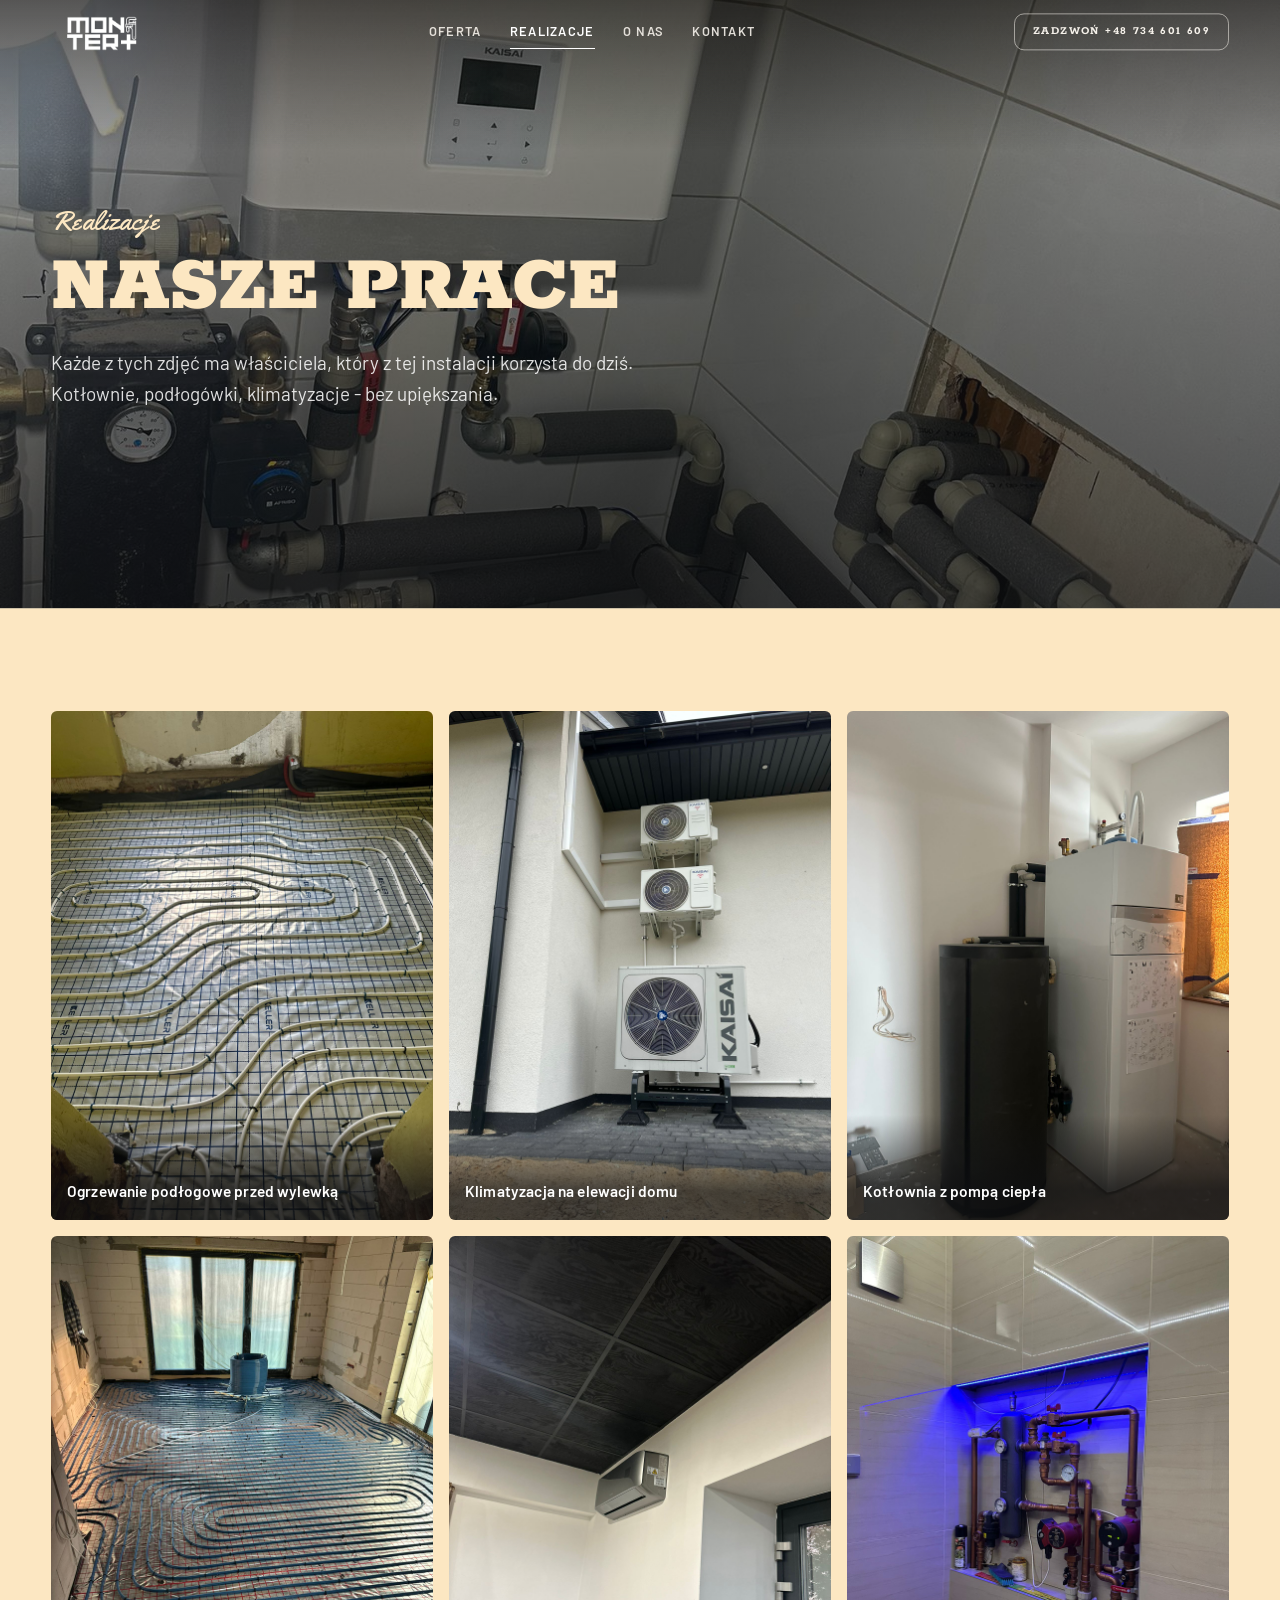
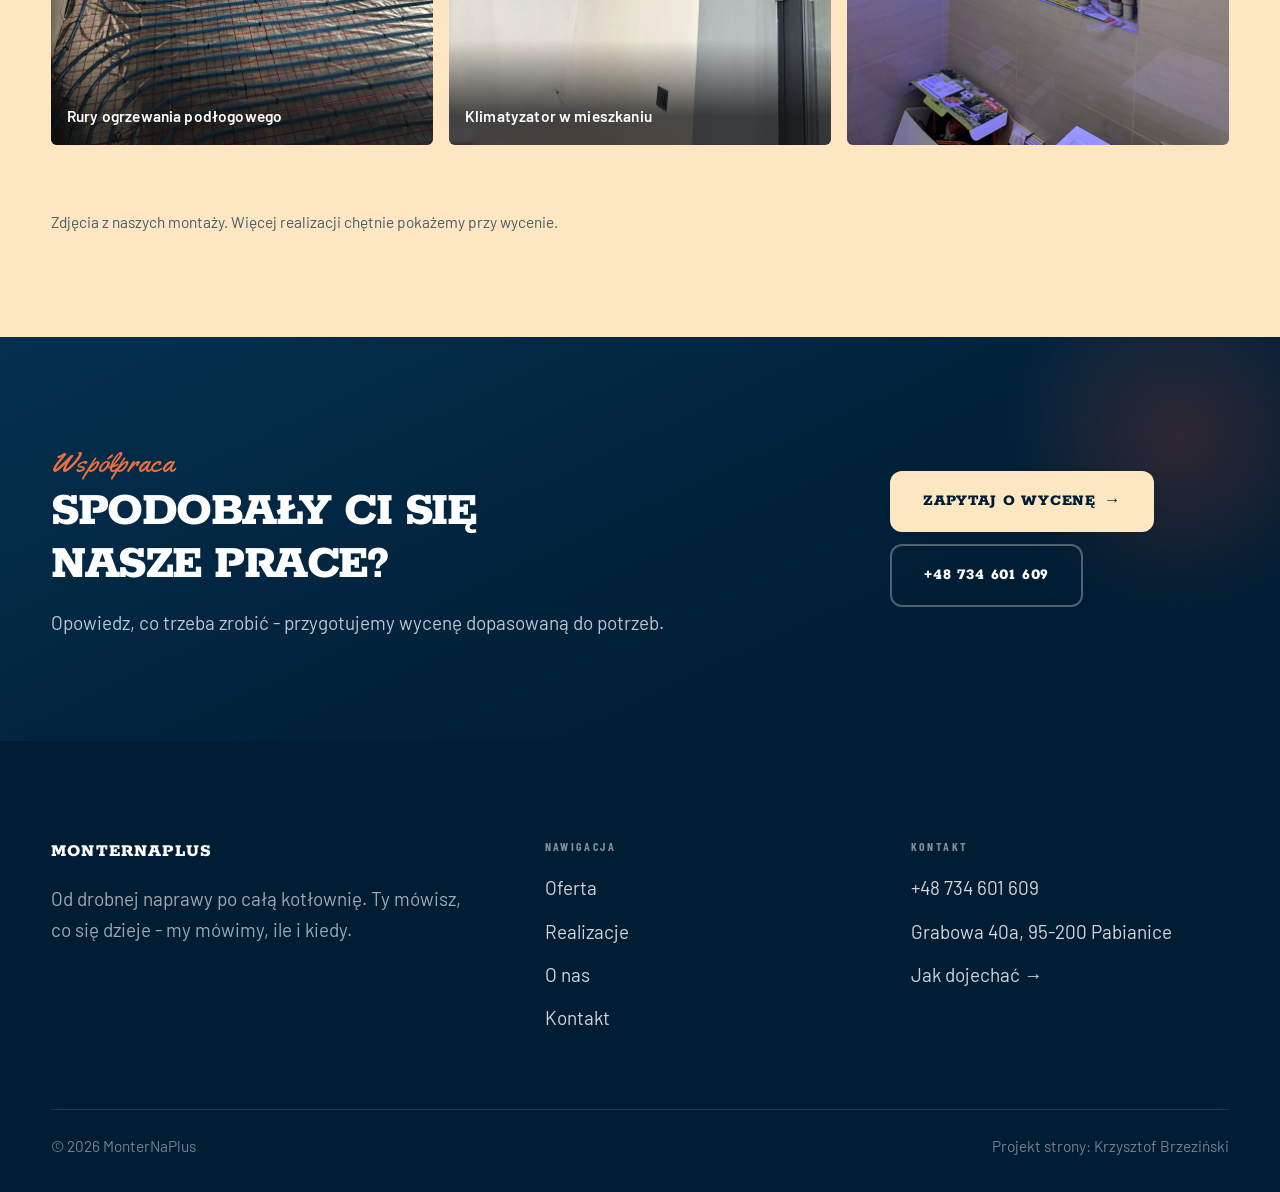
<file: realizacje.html>
<!DOCTYPE html>
<html lang="pl">
<head>
<meta charset="UTF-8">
<meta name="viewport" content="width=device-width, initial-scale=1.0">
<title>Realizacje - MonterNaPlus</title>
<meta name="description" content="Realizacje MonterNaPlus: kotłownie, ogrzewanie podłogowe, pompy ciepła, klimatyzacje. Zdjęcia z naszych montaży.">
<link rel="preconnect" href="https://fonts.googleapis.com">
<link rel="preconnect" href="https://fonts.gstatic.com" crossorigin>
<link href="https://fonts.googleapis.com/css2?family=Rokkitt:wght@600;700;800;900&family=Barlow+Condensed:wght@500;600;700&family=Barlow:wght@400;500;600&family=Yellowtail&display=swap" rel="stylesheet">
<link rel="stylesheet" href="assets/styles.css">
</head>
<body>

<header class="nav">
  <div class="wrap nav-inner">
    <a class="brand brand-has-logo" href="index.html"><img class="brand-logo" src="img/logo.png" alt="MonterNaPlus"></a>
    <nav class="nav-links">
      <a href="oferta.html">Oferta</a>
      <a href="realizacje.html" class="active">Realizacje</a>
      <a href="o-nas.html">O nas</a>
      <a href="kontakt.html">Kontakt</a>
      <a href="tel:+48734601609" class="btn btn-accent">Zadzwoń +48 734 601 609</a>
    </nav>
    <button class="nav-toggle" aria-label="Menu"><span></span><span></span><span></span></button>
  </div>
</header>

<section class="pagehead">
  <img src="img/g1.jpg" alt="MonterNaPlus - Nasze prace">
  <div class="wrap">
    <span class="eyebrow">Realizacje</span>
    <h1>Nasze prace</h1>
    <p>Każde z tych zdjęć ma właściciela, który z tej instalacji korzysta do dziś. Kotłownie, podłogówki, klimatyzacje - bez upiększania.</p>
  </div>
</section>
<section>
  <div class="wrap">
    <div class="gallery">
      <div class="tile t-two3 reveal"><img src="img/g2.jpg" alt="Ogrzewanie podłogowe przed wylewką" loading="lazy"><div class="cap">Ogrzewanie podłogowe przed wylewką</div></div>
      <div class="tile t-third reveal"><img src="img/g3.jpg" alt="Rury ogrzewania podłogowego" loading="lazy"><div class="cap">Rury ogrzewania podłogowego</div></div>
      <div class="tile t-third reveal"><img src="img/g4.jpg" alt="Jednostki klimatyzacji na elewacji" loading="lazy"><div class="cap">Klimatyzacja na elewacji domu</div></div>
      <div class="tile t-third reveal"><img src="img/g5.jpg" alt="Klimatyzator po montażu w mieszkaniu" loading="lazy"><div class="cap">Klimatyzator w mieszkaniu</div></div>
      <div class="tile t-third reveal"><img src="img/g6.jpg" alt="Kotłownia z pompą ciepła" loading="lazy"><div class="cap">Kotłownia z pompą ciepła</div></div>
      <div class="tile t-third reveal"><img src="img/about.jpg" alt="MonterNaPlus" loading="lazy"></div>
    </div>
    <p class="muted reveal" style="margin-top:var(--space-7);font-size:var(--text-sm);max-width:62ch">Zdjęcia z naszych montaży. Więcej realizacji chętnie pokażemy przy wycenie.</p>
  </div>
</section>
<section class="cta">
  <div class="wrap">
    <div class="reveal">
      <span class="eyebrow">Współpraca</span>
      <h2>Spodobały Ci się nasze prace?</h2>
      <p>Opowiedz, co trzeba zrobić - przygotujemy wycenę dopasowaną do potrzeb.</p>
    </div>
    <div class="cta-actions reveal">
      <a href="kontakt.html" class="btn btn-light">Zapytaj o wycenę <span class="arr">→</span></a>
      <a href="tel:+48734601609" class="btn btn-ghost" style="color:#fff;border-color:rgba(255,255,255,.3)">+48 734 601 609</a>
    </div>
  </div>
</section>

<footer>
  <div class="wrap">
    <div class="foot-grid">
      <div class="foot-brand">
        <div class="name">MonterNaPlus</div>
        <p>Od drobnej naprawy po całą kotłownię. Ty mówisz, co się dzieje - my mówimy, ile i kiedy.</p>
      </div>
      <div class="foot-col">
        <h4>Nawigacja</h4>
        <a href="oferta.html">Oferta</a>
        <a href="realizacje.html">Realizacje</a>
        <a href="o-nas.html">O nas</a>
        <a href="kontakt.html">Kontakt</a>
      </div>
      <div class="foot-col">
        <h4>Kontakt</h4>
        <a href="tel:+48734601609">+48 734 601 609</a>
        <p>Grabowa 40a, 95-200 Pabianice</p>
        <a href="https://www.google.com/maps?cid=12000296189965366413" target="_blank" rel="noopener">Jak dojechać →</a>
      </div>
    </div>
    <div class="foot-bot">
      <span>© 2026 MonterNaPlus</span>
      <span>Projekt strony: Krzysztof Brzeziński</span>
    </div>
  </div>
</footer>
<div class="sticky-call"><a class="sc-call" href="tel:+48734601609"><svg class="ico-tel" width="16" height="16" viewBox="0 0 24 24" fill="none" aria-hidden="true"><path d="M6.6 10.8a15.5 15.5 0 0 0 6.6 6.6l2.2-2.2a1 1 0 0 1 1-.24 11.4 11.4 0 0 0 3.6.58 1 1 0 0 1 1 1V20a1 1 0 0 1-1 1A17 17 0 0 1 3 4a1 1 0 0 1 1-1h3.5a1 1 0 0 1 1 1c0 1.25.2 2.46.58 3.6a1 1 0 0 1-.25 1l-2.23 2.2Z" fill="currentColor"/></svg> Zadzwoń</a><a class="sc-quote" href="kontakt.html">Bezpłatna wycena</a></div>

<script src="assets/main.js"></script>
</body>
</html>
</file>
<file: assets/styles.css>
/* ============================================================
   STOLBASZ — premium, architektoniczny B2B fit-out
   Jasna paleta, zero brązu. System wg premium-web-craft.
   Projekt strony: Krzysztof Brzeziński
   ============================================================ */

:root{
  /* PALETA — jasna, architektoniczna, chłodna */
  --paper:#F4F6F8;          /* główne tło */
  --paper-2:#E7EBEF;        /* sekcje alternatywne (chłodny jasny szary) */
  --paper-3:#E7EBEF;        /* delikatne wypełnienia */
  --ink:#15212E;            /* tekst główny — chłodny grafit */
  --ink-soft:#243443;       /* nagłówki drugorzędne */
  --muted:#6B7785;          /* tekst poboczny */
  --line:rgba(21,33,46,.12);/* hairline */
  --accent:#C67A42;         /* miedź — jedyny akcent (spójnie z warstwą high-end na końcu pliku) */
  --accent-d:#96521F;
  --accent-soft:rgba(198,122,66,.12);
  --dark:#15212E;           /* sekcje ciemne (stopka/CTA) */

  /* ODSTĘPY — skala 4/8 */
  --space-1:4px; --space-2:8px; --space-3:12px; --space-4:16px; --space-5:24px;
  --space-6:32px; --space-7:48px; --space-8:64px; --space-9:96px; --space-10:128px;

  /* TYPOGRAFIA — fluid clamp() (skala podbita 16.07.2026: większe, czytelniejsze litery — uwaga Adama) */
  --text-sm:clamp(.9rem,.87rem + .12vw,1rem);
  --text-base:clamp(1.08rem,1.04rem + .18vw,1.2rem);
  --text-lg:clamp(1.24rem,1.15rem + .34vw,1.44rem);
  --text-h3:clamp(1.34rem,1.22rem + .55vw,1.66rem);
  --text-h2:clamp(2.1rem,1.66rem + 2.1vw,3.1rem);
  --text-h1:clamp(2.9rem,2.1rem + 4vw,5.1rem);

  /* PROMIENIE — architektoniczne, raczej ostre */
  --r-sm:3px; --r-md:6px; --r-lg:10px;

  /* RUCH */
  --ease:cubic-bezier(.25,.46,.45,.94); --dur:.24s;

  /* CIENIE — miękkie, warstwowe */
  --sh-sm:0 1px 2px rgba(16,24,32,.04), 0 2px 8px rgba(16,24,32,.05);
  --sh-md:0 2px 6px rgba(16,24,32,.05), 0 12px 28px -8px rgba(16,24,32,.12);
  --sh-lg:0 6px 14px rgba(16,24,32,.07), 0 26px 56px -18px rgba(16,24,32,.22);

  --hairline:1px solid var(--line);

  --font-display:'Space Grotesk','Inter',sans-serif;
  --font-body:'Inter',sans-serif;
}

*{box-sizing:border-box;margin:0;padding:0}
html{scroll-behavior:smooth}
body{
  font-family:var(--font-body);
  font-size:var(--text-base);
  line-height:1.65;
  color:var(--ink);
  background:var(--paper);
  -webkit-font-smoothing:antialiased;
  text-rendering:optimizeLegibility;
}
img{max-width:100%;display:block}
a{color:inherit;text-decoration:none}

.wrap{width:min(92%,1180px);margin-inline:auto}
section{padding-block:clamp(52px,6.5vw,96px)}

h1,h2,h3{font-family:var(--font-display);font-weight:700;line-height:1.08;letter-spacing:-.02em;color:var(--ink)}
h1{font-size:var(--text-h1);letter-spacing:-.035em}
h2{font-size:var(--text-h2);letter-spacing:-.025em}
h3{font-size:var(--text-h3)}
p{max-width:65ch}

.eyebrow{
  font-family:var(--font-body);
  font-size:var(--text-sm);
  font-weight:600;
  letter-spacing:.18em;
  text-transform:uppercase;
  color:var(--accent);
  display:inline-flex;align-items:center;gap:var(--space-3);
}
.eyebrow::before{content:"";width:28px;height:1px;background:var(--accent);display:inline-block}

.muted{color:var(--muted)}
.lead{font-size:var(--text-lg);line-height:1.55;color:var(--ink-soft);max-width:50ch}

/* ---------- BUTTONS ---------- */
.btn{
  display:inline-flex;align-items:center;gap:var(--space-2);
  font-weight:600;font-size:var(--text-sm);letter-spacing:.02em;
  padding:var(--space-4) var(--space-6);
  border-radius:var(--r-sm);
  transition:transform var(--dur) var(--ease),box-shadow var(--dur) var(--ease),background var(--dur) var(--ease);
  cursor:pointer;border:1px solid transparent;
}
.btn-accent{background:var(--accent);color:#fff;box-shadow:var(--sh-sm)}
.btn-accent:hover{background:var(--accent-d);transform:translateY(-2px);box-shadow:var(--sh-md)}
.btn-accent:active{transform:translateY(0);box-shadow:var(--sh-sm)}
.btn-ghost{background:transparent;color:var(--ink);border-color:var(--line)}
.btn-ghost:hover{border-color:var(--accent);color:var(--accent);transform:translateY(-2px)}
.btn-light{background:#fff;color:var(--ink);box-shadow:var(--sh-sm)}
.btn-light:hover{transform:translateY(-2px);box-shadow:var(--sh-md)}
.btn .arr{transition:transform var(--dur) var(--ease)}
.btn:hover .arr{transform:translateX(4px)}

/* ---------- NAV ---------- */
.nav{
  position:sticky;top:0;z-index:50;
  background:color-mix(in srgb,var(--paper) 88%,transparent);
  backdrop-filter:saturate(140%) blur(10px);
  border-bottom:var(--hairline);
}
.nav-inner{display:flex;align-items:center;justify-content:space-between;height:72px}
.brand{display:flex;flex-direction:column;line-height:1}
.brand .name{font-family:var(--font-display);font-weight:800;font-size:1.35rem;letter-spacing:.04em}
.brand .sub{font-size:.62rem;letter-spacing:.34em;text-transform:uppercase;color:var(--muted);margin-top:5px}
.nav-links{display:flex;align-items:center;gap:var(--space-6)}
.nav-links a{font-size:var(--text-sm);font-weight:500;color:var(--ink-soft);position:relative;padding-block:4px;transition:color var(--dur) var(--ease)}
.nav-links a::after{content:"";position:absolute;left:0;bottom:0;width:0;height:1.5px;background:var(--accent);transition:width var(--dur) var(--ease)}
.nav-links a:hover,.nav-links a.active{color:var(--ink)}
.nav-links a:hover::after,.nav-links a.active::after{width:100%}
.nav-links .btn{padding:var(--space-2) var(--space-5)}
/* przyciski w nav: właściwy kolor (przebij .nav-links a) + bez podkreślenia */
.nav-links a.btn-accent{color:#fff}
.nav-links a.btn-ghost,.nav-links a.btn-light{color:var(--ink)}
.nav-links a.btn::after{display:none}
.nav-toggle{display:none;background:none;border:none;cursor:pointer;flex-direction:column;gap:5px;padding:8px}
.nav-toggle span{width:24px;height:2px;background:var(--ink);transition:var(--dur)}

/* ---------- HERO (split) ---------- */
.hero{position:relative;overflow:hidden;border-bottom:var(--hairline)}
.hero-grid{display:grid;grid-template-columns:1.05fr .95fr;gap:clamp(24px,4vw,60px);align-items:center;
  padding-block:clamp(36px,4.5vw,64px)}
.hero-copy .eyebrow{margin-bottom:var(--space-5)}
.hero-copy h1{margin-bottom:var(--space-5)}
.hero-copy .lead{margin-bottom:var(--space-7)}
.hero-actions{display:flex;flex-wrap:wrap;gap:var(--space-4)}
.hero-art{position:relative;aspect-ratio:4/3;border-radius:var(--r-lg);overflow:hidden;box-shadow:var(--sh-lg)}
.hero-art img{width:100%;height:100%;object-fit:cover}
.hero-art::after{content:"";position:absolute;inset:0;background:linear-gradient(180deg,transparent 55%,rgba(18,24,28,.28))}
.hero-badge{position:absolute;left:var(--space-5);bottom:var(--space-5);z-index:2;
  background:rgba(252,252,251,.94);backdrop-filter:blur(4px);
  border-radius:var(--r-md);padding:var(--space-4) var(--space-5);box-shadow:var(--sh-md);max-width:78%}
.hero-badge strong{display:block;font-family:var(--font-display);font-size:1rem;letter-spacing:-.01em}
.hero-badge span{font-size:var(--text-sm);color:var(--muted)}

/* ---------- HERO duży / kinowy (strona główna) ---------- */
.hero-cine{position:relative;min-height:clamp(560px,82vh,840px);min-height:clamp(560px,82svh,840px);display:flex;align-items:center;overflow:hidden;border-bottom:var(--hairline)}
.hero-cine>img{position:absolute;inset:0;width:100%;height:100%;object-fit:cover;z-index:0}
.hero-cine::after{content:"";position:absolute;inset:0;z-index:1;
  background:linear-gradient(95deg,rgba(13,18,23,.86) 0%,rgba(13,18,23,.64) 32%,rgba(13,18,23,.24) 62%,rgba(13,18,23,.04) 100%)}
.hero-cine .wrap{position:relative;z-index:2;padding-block:var(--space-8)}
.hero-cine .hero-copy{max-width:660px}
.hero-cine .eyebrow{color:#fff;margin-bottom:var(--space-5)}
.hero-cine .eyebrow::before{background:#fff}
.hero-cine h1{color:#fff;margin-bottom:var(--space-5);font-size:clamp(2.9rem,2rem + 4.4vw,5.2rem)}
.hero-cine .lead{color:rgba(255,255,255,.92);max-width:48ch;margin-bottom:var(--space-7)}
.hero-cine .hero-actions{display:flex;flex-wrap:wrap;gap:var(--space-4)}
@media(max-width:680px){
  .hero-cine{min-height:clamp(520px,76vh,640px);min-height:clamp(520px,76svh,640px);align-items:flex-end}
  .hero-cine::after{background:linear-gradient(0deg,rgba(13,18,23,.9) 6%,rgba(13,18,23,.45) 55%,rgba(13,18,23,.25) 100%)}
  .hero-cine .wrap{padding-bottom:var(--space-9)}
}

/* full-bleed hero variant (podstrony) */
.pagehead{position:relative;min-height:46vh;min-height:46svh;display:flex;align-items:flex-end;overflow:hidden;border-bottom:var(--hairline)}
.pagehead img{position:absolute;inset:0;width:100%;height:100%;object-fit:cover}
.pagehead::after{content:"";position:absolute;inset:0;background:linear-gradient(180deg,rgba(18,24,28,.25),rgba(18,24,28,.62))}
.pagehead .wrap{position:relative;z-index:2;padding-block:var(--space-9);color:#fff}
.pagehead h1{color:#fff;max-width:18ch}
.pagehead .eyebrow{color:#fff}
.pagehead .eyebrow::before{background:#fff}
.pagehead p{color:rgba(255,255,255,.86);margin-top:var(--space-4);max-width:54ch}

/* ---------- STRIP (pasek skrótów / liczby) ---------- */
.strip{background:var(--dark);color:#fff}
.strip .wrap{display:grid;grid-template-columns:repeat(4,1fr);gap:var(--space-6);padding-block:var(--space-8)}
.strip .item .k{font-family:var(--font-display);font-size:clamp(1.6rem,1.2rem + 1.4vw,2.4rem);font-weight:800;letter-spacing:-.02em;color:#fff}
.strip .item .v{font-size:var(--text-sm);color:rgba(255,255,255,.66);margin-top:var(--space-2);line-height:1.45}
.strip .item{border-left:2px solid var(--accent);padding-left:var(--space-5)}

/* ---------- SECTION HEAD ---------- */
.head{max-width:48rem;margin-bottom:var(--space-8)}
.head.center{margin-inline:auto;text-align:center}
.head .eyebrow{margin-bottom:var(--space-4)}
.head h2{margin-bottom:var(--space-4)}
.head p{color:var(--muted);font-size:var(--text-lg);line-height:1.55}
.head.center p{margin-inline:auto}

/* ---------- INTRO SPLIT ---------- */
.split{display:grid;grid-template-columns:.92fr 1.08fr;gap:clamp(28px,5vw,80px);align-items:center}
.split.rev{grid-template-columns:1.08fr .92fr}
.split.rev .split-art{order:-1}
.split-art{position:relative;aspect-ratio:5/4;border-radius:var(--r-lg);overflow:hidden;box-shadow:var(--sh-lg)}
.split-art img{width:100%;height:100%;object-fit:cover}
.split-copy h2{margin-bottom:var(--space-5)}
.split-copy p+p{margin-top:var(--space-4)}
.split-copy .btn{margin-top:var(--space-6)}

/* ---------- SERVICES (zakres) ---------- */
.svc-grid{display:grid;grid-template-columns:repeat(auto-fit,minmax(280px,1fr));gap:var(--space-5)}
.svc{background:#fff;border:var(--hairline);border-radius:var(--r-md);padding:var(--space-7) var(--space-6);
  transition:transform var(--dur) var(--ease),box-shadow var(--dur) var(--ease),border-color var(--dur) var(--ease);
  position:relative;overflow:hidden}
.svc::before{content:"";position:absolute;left:0;top:0;width:3px;height:0;background:var(--accent);transition:height var(--dur) var(--ease)}
.svc:hover{transform:translateY(-4px);box-shadow:var(--sh-md);border-color:transparent}
.svc:hover::before{height:100%}
.svc .ic{font-family:var(--font-display);font-size:.8rem;font-weight:700;letter-spacing:.12em;color:var(--accent);margin-bottom:var(--space-4)}
.svc h3{margin-bottom:var(--space-3);font-size:1.22rem}
.svc p{color:var(--muted);font-size:var(--text-base);line-height:1.6}

/* big detailed service rows */
.svc-row{display:grid;grid-template-columns:.8fr 1.2fr;gap:clamp(20px,4vw,60px);align-items:center;padding-block:var(--space-8)}
.svc-row+.svc-row{border-top:var(--hairline)}
.svc-row.rev{grid-template-columns:1.2fr .8fr}
.svc-row.rev .svc-row-art{order:-1}
.svc-row-art{aspect-ratio:4/3;border-radius:var(--r-md);overflow:hidden;box-shadow:var(--sh-md)}
.svc-row-art img{width:100%;height:100%;object-fit:cover}
.svc-row h3{font-size:1.5rem;margin-bottom:var(--space-4)}
.svc-row .num{font-family:var(--font-display);font-size:.85rem;font-weight:700;letter-spacing:.14em;color:var(--accent);display:block;margin-bottom:var(--space-3)}
.svc-row ul{list-style:none;margin-top:var(--space-4);display:flex;flex-direction:column;gap:var(--space-2)}
.svc-row li{position:relative;padding-left:var(--space-5);color:var(--muted);font-size:var(--text-base)}
.svc-row li::before{content:"";position:absolute;left:0;top:.62em;width:8px;height:1px;background:var(--accent)}

/* ---------- GALLERY (realizacje) ---------- */
.gallery{display:grid;grid-template-columns:repeat(12,1fr);gap:var(--space-4);grid-auto-rows:200px}
/* GALERIA MASONRY — pionowe zdjęcia (portrety beauty/wellness) bez przycinania: kolumny, height auto */
.gallery-masonry{column-count:3;column-gap:var(--space-4)}
@media(max-width:900px){.gallery-masonry{column-count:2}}
@media(max-width:560px){.gallery-masonry{column-count:1}}
.gallery-masonry .m-tile{break-inside:avoid;margin:0 0 var(--space-4);padding:0;position:relative;overflow:hidden;border-radius:var(--r-md);border:1px solid var(--line)}
.gallery-masonry .m-tile img{width:100%;height:auto;display:block}
.gallery-masonry .m-tile .cap{position:absolute;left:0;right:0;bottom:0;padding:var(--space-4);color:#fff;background:linear-gradient(0deg,rgba(0,0,0,.55),transparent);font-size:var(--text-sm)}
.gallery-masonry .m-tile .cap small{display:block;font-weight:400;opacity:.78;letter-spacing:.04em;text-transform:uppercase;font-size:.66rem;margin-top:3px}
.tile{position:relative;overflow:hidden;border-radius:var(--r-md);box-shadow:var(--sh-sm);
  transition:transform var(--dur) var(--ease),box-shadow var(--dur) var(--ease)}
.tile img{width:100%;height:100%;object-fit:cover;transition:transform .6s var(--ease)}
.tile:hover{box-shadow:var(--sh-md)}
.tile:hover img{transform:scale(1.05)}
.tile .cap{position:absolute;left:0;right:0;bottom:0;padding:var(--space-5) var(--space-4) var(--space-4);
  background:linear-gradient(transparent,rgba(18,24,28,.78));color:#fff;
  font-size:var(--text-sm);font-weight:600;letter-spacing:.01em;
  opacity:0;transform:translateY(8px);transition:var(--dur) var(--ease)}
.tile:hover .cap{opacity:1;transform:translateY(0)}
.tile .cap small{display:block;font-weight:400;opacity:.78;letter-spacing:.04em;text-transform:uppercase;font-size:.66rem;margin-top:3px}
/* bento spans */
.t-wide{grid-column:span 6}
.t-tall{grid-column:span 6;grid-row:span 2}
.t-std{grid-column:span 6}
.t-third{grid-column:span 4}
.t-two3{grid-column:span 8}

/* ---------- TRUST / WIARYGODNOŚĆ ---------- */
.trust{background:var(--paper-2)}
.trust-grid{display:grid;grid-template-columns:repeat(auto-fit,minmax(240px,1fr));gap:var(--space-5);margin-top:var(--space-7)}
.trust-card{background:#fff;border-radius:var(--r-md);padding:var(--space-7) var(--space-6);box-shadow:var(--sh-sm);border-top:3px solid var(--accent)}
.trust-card .big{font-family:var(--font-display);font-size:clamp(1.8rem,1.3rem + 1.6vw,2.6rem);font-weight:800;letter-spacing:-.02em;color:var(--ink);line-height:1}
.trust-card h3{font-size:1.12rem;margin:var(--space-3) 0 var(--space-2)}
.trust-card p{color:var(--muted);font-size:var(--text-base);line-height:1.55}

/* ---------- CTA band ---------- */
.cta{background:var(--dark);color:#fff;position:relative;overflow:hidden}
.cta .wrap{display:grid;grid-template-columns:1.4fr .6fr;gap:var(--space-7);align-items:center;position:relative;z-index:2}
.cta h2{color:#fff;max-width:20ch}
.cta p{color:rgba(255,255,255,.74);margin-top:var(--space-4)}
.cta-actions{display:flex;flex-direction:column;gap:var(--space-3);align-items:flex-start}
.cta::before{content:"";position:absolute;right:-80px;top:-80px;width:360px;height:360px;border-radius:50%;
  background:radial-gradient(circle,var(--accent-soft),transparent 70%)}

/* ---------- CONTACT ---------- */
.contact-grid{display:grid;grid-template-columns:.85fr 1.15fr;gap:clamp(28px,4vw,56px);align-items:start}
.info-list{display:flex;flex-direction:column;gap:var(--space-2)}
.info-row{display:flex;gap:var(--space-4);align-items:flex-start;padding-block:var(--space-4);border-bottom:var(--hairline)}
.info-row .ic{flex:none;width:42px;height:42px;display:grid;place-items:center;border-radius:50%;
  background:var(--accent-soft);color:var(--accent);font-size:1.05rem}
.info-row .lbl{font-size:.72rem;letter-spacing:.14em;text-transform:uppercase;color:var(--muted)}
.info-row .val{font-weight:600;font-size:var(--text-base);margin-top:2px}
.info-row a.val:hover{color:var(--accent)}
.map{border:none;border-radius:var(--r-lg);box-shadow:var(--sh-md);width:100%;height:100%;min-height:380px;filter:grayscale(.2) contrast(1.02)}
.form{background:#fff;border:var(--hairline);border-radius:var(--r-lg);padding:clamp(24px,3vw,40px);box-shadow:var(--sh-sm)}
.form .fld{margin-bottom:var(--space-5)}
.form label{display:block;font-size:var(--text-sm);font-weight:600;margin-bottom:var(--space-2)}
.form input,.form textarea{width:100%;font-family:inherit;font-size:var(--text-base);color:var(--ink);
  padding:var(--space-4);border:var(--hairline);border-radius:var(--r-sm);background:var(--paper);transition:border-color var(--dur)}
.form input:focus,.form textarea:focus{outline:none;border-color:var(--accent);background:#fff}
.form textarea{resize:vertical;min-height:120px}
.form .note{font-size:var(--text-sm);color:var(--muted);margin-top:var(--space-3)}

/* ---------- FOOTER ---------- */
footer{background:var(--dark);color:#fff;padding-block:var(--space-9) var(--space-6)}
.foot-grid{display:grid;grid-template-columns:1.4fr 1fr 1fr;gap:var(--space-7);margin-bottom:var(--space-8)}
.foot-brand .name{font-family:var(--font-display);font-weight:800;font-size:1.4rem;letter-spacing:.04em}
.foot-brand p{color:rgba(255,255,255,.62);margin-top:var(--space-4);font-size:var(--text-base);max-width:38ch}
.foot-col h4{font-size:.74rem;letter-spacing:.16em;text-transform:uppercase;color:rgba(255,255,255,.5);margin-bottom:var(--space-4)}
.foot-col a,.foot-col p{display:block;color:rgba(255,255,255,.82);font-size:var(--text-base);margin-bottom:var(--space-3)}
.foot-col a:hover{color:#fff}
.foot-bot{border-top:1px solid rgba(255,255,255,.12);padding-top:var(--space-5);display:flex;justify-content:space-between;flex-wrap:wrap;gap:var(--space-3);
  font-size:var(--text-sm);color:rgba(255,255,255,.55)}
.foot-bot a:hover{color:#fff}

/* ---------- REVEAL ---------- */
.reveal{opacity:0;transform:translateY(22px);transition:opacity .6s var(--ease),transform .6s var(--ease)}
.reveal.in{opacity:1;transform:none}

/* ---------- RESPONSIVE ---------- */
@media(max-width:920px){
  .hero-grid,.split,.split.rev,.svc-row,.svc-row.rev,.cta .wrap,.contact-grid,.foot-grid{grid-template-columns:1fr}
  .split.rev .split-art,.svc-row.rev .svc-row-art{order:0}
  .hero-art{aspect-ratio:16/10;max-height:420px}
  .strip .wrap{grid-template-columns:repeat(2,1fr);gap:var(--space-7)}
  .gallery{grid-auto-rows:180px}
  .t-wide,.t-tall,.t-std,.t-third,.t-two3{grid-column:span 6}
  .t-tall{grid-row:span 1}
  .cta-actions{flex-direction:row;flex-wrap:wrap}
  .foot-grid{gap:var(--space-6)}
}
@media(max-width:680px){
  .nav-links{position:fixed;inset:72px 0 auto 0;background:var(--paper);flex-direction:column;align-items:stretch;
    gap:0;padding:var(--space-4) 6%;border-bottom:var(--hairline);box-shadow:var(--sh-md);
    transform:translateY(-120%);transition:transform var(--dur) var(--ease)}
  .nav-links.open{transform:translateY(0)}
  .nav-links a{padding-block:var(--space-4);border-bottom:var(--hairline)}
  .nav-links .btn{margin-top:var(--space-3);justify-content:center}
  .nav-toggle{display:flex}
  .strip .wrap{grid-template-columns:1fr}
  .gallery{grid-template-columns:repeat(6,1fr)}
  .foot-grid{grid-template-columns:1fr}
}
@media(prefers-reduced-motion:reduce){
  *{animation-duration:.01ms!important;transition:none!important}
  .reveal{opacity:1!important;transform:none!important}
  html{scroll-behavior:auto}
}

/* ============================================================
   PREMIUM LAYER — destylat deep-researchu branż (anty-AI, spokój).
   Zmienne STOLBASZ (--accent/--ink/--paper/--line/--dark). Ruch ledwo
   zauważalny, krzywa cubic-bezier(.16,.84,.44,1); prefers-reduced-motion
   pokryte blanketem wyżej. Karty hairline zamiast cieni = #1 sygnał „nie-AI".
   ============================================================ */

/* więcej oddechu między sekcjami (liderzy: 110-130px) */
section{padding-block:clamp(64px,8vw,128px)}

/* 1) Aksamitny reveal — dłuższa, miękka krzywa zamiast „skoku" */
.reveal{transition:opacity .9s cubic-bezier(.16,.84,.44,1),transform .9s cubic-bezier(.16,.84,.44,1);will-change:opacity,transform}
/* stagger TYLKO w galerii (tam pozycja = porządek dzieci) */
.gallery .reveal:nth-child(2){transition-delay:.07s}
.gallery .reveal:nth-child(3){transition-delay:.14s}
.gallery .reveal:nth-child(4){transition-delay:.21s}
.gallery .reveal:nth-child(5){transition-delay:.28s}
.gallery .reveal:nth-child(6){transition-delay:.35s}

/* 2) Hero STATYCZNY na .hero-cine — Ken Burns CAŁKIEM WYŁĄCZONY 26.06 (3. zgłoszenie Szymona).
   GENEZA: animowanie scale na <img> hero z teksturami (cegły/framugi) re-samplinguje obraz
   klatka po klatce → na części ekranów drobne drganie/shimmer = „heroshot się trzęsie".
   translateY usunięto wcześniej, scale-only + will-change/GPU NIE wystarczyły do GWARANCJI gładkości.
   Krzysztof zażądał pewności („make sure, że błąd się nie pojawi") > efekt. Zero animacji = 0% drgania.
   Delikatny zoom zostaje TYLKO w pełnoekranowych hero gastro/studio (hg-bg/hs-bg — tło, inny
   mechanizm, chwalone, nigdy nie zgłaszane). NIE wracać do KB na .hero-cine bez realnego testu
   na sprzęcie klienta — to ryzyko regresji „trzęsienia”. */
/* BEZPIECZNY "wow" na hero = jednorazowy FADE-IN (opacity), nie zoom.
   opacity nie dotyka bitmapy → gładkie na KAŻDYM zdjęciu/ekranie/GPU, zero ryzyka migotania.
   Geometryczny ruch (scale/translate) na .hero-cine jest ZAKAZANY (bramka pilnuje). */
@keyframes heroFade{from{opacity:0}to{opacity:1}}
.hero-cine>img{transform:none;animation:heroFade 1.1s ease-out both}

/* 3) Akcentowy hairline pod nagłówkiem sekcji, który „rysuje się" przy wejściu */
.head h2{position:relative;padding-bottom:18px}
.head h2::after{content:"";position:absolute;left:0;bottom:0;height:1px;width:0;background:var(--accent);transition:width 1s cubic-bezier(.16,.84,.44,1) .15s}
.head.center h2::after{left:50%;transform:translateX(-50%)}
.head.reveal.in h2::after,.head.center.reveal.in h2::after{width:54px}

/* 4) Karty HAIRLINE zamiast cieni/zaokrągleń (najmocniejszy anty-AI detal) */
.svc{background:transparent;border:1px solid var(--line);border-radius:var(--r-sm);box-shadow:none}
.svc:hover{box-shadow:none;border-color:var(--accent);transform:translateY(-3px)}
.trust-card{background:transparent;box-shadow:none;border:1px solid var(--line);border-top:2px solid var(--accent);border-radius:var(--r-sm)}
.tile{box-shadow:none;border-radius:var(--r-sm)}
.tile:hover{box-shadow:none}

/* 5) Sticky-nav kondensuje się po przewinięciu (sygnał dopracowania) */
.nav{transition:box-shadow .4s ease,background .4s ease}
.nav.is-stuck{box-shadow:0 1px 0 var(--line),0 14px 30px -24px rgba(0,0,0,.45)}
.nav-inner{transition:height .35s var(--ease)}
.nav.is-stuck .nav-inner{height:60px}

/* 6) MANIFESTO — pełnoekranowy cytat-bohater (zastępuje generyczne „Dlaczego my") */
.manifesto{background:var(--paper-2);text-align:center}
.manifesto .wrap{max-width:60rem}
.manifesto p{font-family:var(--font-display);font-style:italic;font-size:clamp(1.6rem,1rem + 2.4vw,2.8rem);line-height:1.32;color:var(--ink-soft);margin-inline:auto;max-width:26ch;position:relative;padding-top:var(--space-8)}
.manifesto p::before{content:"";position:absolute;top:0;left:50%;transform:translateX(-50%);width:54px;height:1px;background:var(--accent)}
.manifesto p span{color:var(--accent);font-style:italic}

/* 7) GATEWAYS — 3 duże bramy-zdjęcia (zamiast paska menu usług) */
.gateways{display:grid;grid-template-columns:repeat(3,1fr);gap:var(--space-4)}
.gateway{position:relative;aspect-ratio:3/4;overflow:hidden;border-radius:var(--r-sm);display:block}
.gateway img{width:100%;height:100%;object-fit:cover;transition:transform .8s var(--ease),filter .5s var(--ease)}
.gateway::after{content:"";position:absolute;inset:0;background:linear-gradient(180deg,transparent 38%,rgba(18,24,28,.74))}
.gateway:hover img{transform:scale(1.05);filter:brightness(1.05)}
.gateway .g-ttl{position:absolute;left:0;right:0;bottom:0;z-index:2;padding:var(--space-6) var(--space-5);color:#fff;font-family:var(--font-display);font-size:1.45rem;letter-spacing:-.01em;line-height:1.15}
.gateway .g-ttl small{display:block;font-family:var(--font-body);font-size:var(--text-sm);font-weight:400;opacity:.82;letter-spacing:.03em;margin-top:5px}
@media(max-width:760px){.gateways{grid-template-columns:1fr}.gateway{aspect-ratio:16/10}}

/* 8) LOGO klienta w nagłówku (gdy podane --logo) */
/* 52px domyślnie (feedback Bartka 06.07.2026: 40px ginęło, uwaga padła 3x; ~56px sprawdzone na żywym demie anna-borowiec-makeup) */
.brand-logo{height:64px;width:auto;max-width:300px;object-fit:contain;display:block}
.nav.is-stuck .brand-logo{height:52px}
@media(max-width:680px){.brand-logo{height:46px;max-width:210px}}


/* === RWD: nagłówki na wąskich ekranach (dodane 17.07.2026 razem z fixem clamp) ===
   Po przywróceniu działania clamp() dolna granica --text-h1 (2.9rem) rozpychała
   dokument przy długich polskich słowach na telefonach. Tu ją zjeżdżamy. */
@media (max-width:560px){
  :root{
    --text-h1:clamp(1.9rem, 1.15rem + 4.4vw, 2.7rem);
    --text-h2:clamp(1.5rem, 1rem + 3vw, 2.1rem);
  }
  .hero-cine h1{font-size:clamp(1.9rem, 1.15rem + 4.4vw, 2.7rem)}
  h1,h2{overflow-wrap:break-word}
}

/* GODZINY (godziny_grid z briefu) — dzień po lewej, godziny po prawej. Wcześniej BRAK stylu
   powodował sklejenie "Poniedziałek-Piątek8:00-20:00" (dodane 2026-07-21). Neutralne dla dem bez grafiku. */
.godz{display:flex;flex-direction:column;gap:2px;max-width:440px;margin-top:8px}
.godz-row{display:flex;justify-content:space-between;align-items:baseline;gap:24px;padding:10px 0;border-bottom:1px solid var(--line)}
.godz-row:last-child{border-bottom:0}
.godz-row b{font-weight:600;color:var(--ink)}
.godz-row span{color:var(--muted);white-space:nowrap}

/* === rodzina: fachowcy === */
/* ============================================================
   RODZINA: FACHOWCY (hydraulik/elektryk/remont/brukarstwo/ogrodzenia)
   Doklejane NA WIERZCH base.css. Dziedziczy paletę/fonty skórki (trade/elektryk).
   Filozofia: telefon-bohater + zaufanie + „bezpłatna wycena". Spokój, nie krzyk.
   (count-up i podwójny iframe mapy świadomie pominięte - krytyka blueprintu.)
   ============================================================ */

/* --- PROCES - oś „jak pracujemy" (podpis rodziny, czego nie ma w meblach) --- */
.proces{background:var(--paper-2)}
.proces-line{list-style:none;display:grid;grid-template-columns:repeat(4,1fr);gap:var(--space-5);position:relative;margin:0;padding:0}
.proces-line li{position:relative;padding-top:var(--space-7)}
.proces-line li::before{content:"";position:absolute;top:14px;left:0;right:0;height:1px;background:var(--line)}
.proces-line li:last-child::before{right:50%}
.proces-line li:first-child::before{left:50%}
.proces-line li::after{content:"";position:absolute;top:9px;left:calc(50% - 6px);width:11px;height:11px;border-radius:50%;background:var(--accent);box-shadow:0 0 0 4px var(--paper-2)}
.proces-line .pno{font-family:var(--font-display);font-weight:800;font-size:1.5rem;color:var(--accent);letter-spacing:-.02em;display:block;margin-bottom:var(--space-3);text-align:center}
.proces-line h3{font-size:1.1rem;margin-bottom:var(--space-2);text-align:center}
.proces-line p{color:var(--muted);font-size:var(--text-sm);line-height:1.5;text-align:center;max-width:26ch;margin-inline:auto}
@media(max-width:820px){
  .proces-line{grid-template-columns:1fr;gap:0}
  .proces-line li{padding:var(--space-5) 0 var(--space-5) var(--space-7)}
  .proces-line li::before{left:5px;right:auto;top:0;bottom:0;width:1px;height:auto}
  .proces-line li:first-child::before,.proces-line li:last-child::before{left:5px;right:auto}
  .proces-line li::after{top:var(--space-6);left:0}
  .proces-line .pno,.proces-line h3,.proces-line p{text-align:left;margin-inline:0}
}

/* --- OBSZAR DZIAŁANIA - lokalność (chipy z REALNEGO miasta, bez drugiego iframe) --- */
.obszar .head{text-align:center;margin-inline:auto}
.obszar .head .eyebrow{justify-content:center}
.obszar-list{list-style:none;display:flex;flex-wrap:wrap;justify-content:center;gap:var(--space-3);margin:0;padding:0;max-width:60rem;margin-inline:auto}
.obszar-list li{border:1px solid var(--line);border-radius:999px;padding:var(--space-2) var(--space-5);
  font-size:var(--text-sm);font-weight:600;color:var(--ink-soft);transition:border-color .24s var(--ease),color .24s var(--ease)}
.obszar-list li:hover{border-color:var(--accent);color:var(--accent)}
.obszar-list li.is-home{background:var(--accent);border-color:var(--accent);color:#fff}

/* --- STICKY-CALL - dolny pasek mobile (najważniejszy konwerter tej rodziny) --- */
.sticky-call{display:none}
@media(max-width:820px){
  .sticky-call{display:grid;grid-template-columns:1fr 1fr;gap:1px;position:fixed;left:0;right:0;bottom:0;z-index:90;
    background:var(--line);box-shadow:0 -6px 20px -10px rgba(0,0,0,.4)}
  .sticky-call a{padding:15px 8px;text-align:center;font-weight:700;font-size:.95rem;letter-spacing:.01em}
  .sc-call{background:var(--accent);color:#fff}
  .sc-quote{background:var(--paper);color:var(--ink)}
  body{padding-bottom:56px}
}

/* --- Blok „Awaria? Dzwoń” (opcjonalny, hydraulik/elektryk) --- */
.awaria{background:var(--dark);color:#fff}
.awaria .wrap{display:flex;flex-wrap:wrap;align-items:center;justify-content:space-between;gap:var(--space-5);padding-block:var(--space-7)}
.awaria h3{color:#fff;font-size:clamp(1.3rem,1rem + 1.2vw,1.8rem)}
.awaria p{color:rgba(255,255,255,.72);margin-top:var(--space-2)}
.awaria .btn-accent{white-space:nowrap}

/* === CERTYFIKATY / CZYM PRACUJEMY (gated: renderuje sie tylko gdy brief poda certy/marki/gwarancja) - mocny lever dla dekarzy === */
.auto-marki .marki-list{display:flex;flex-wrap:wrap;justify-content:center;gap:clamp(.8rem,2.5vw,1.6rem);list-style:none;margin:var(--space-7) 0 0;padding:0}
.auto-marki .marki-list li{font-family:var(--font-display);text-transform:uppercase;letter-spacing:.12em;font-weight:600;
  font-size:clamp(.82rem,1.5vw,1rem);color:var(--ink-soft);padding:.5rem 1rem;border:1px solid var(--line);border-radius:var(--r-sm)}
.marki-gwar{text-align:center;color:var(--muted);font-size:var(--text-sm);margin-top:var(--space-6)}

/* ============================================================
   FAZA 3 - OSOBNY UKŁAD FACHOWCY (research wf_e4ed63db + krytyka z policzonym WCAG). Doklejane na wierzch.
   Tożsamość: ZAUFANIE + DUŻY TELEFON + DOWÓD. Dwublok hero (zdjęcie | lity panel), bezpośrednio, solidnie.
   ============================================================ */

/* --- P0 KONTRAST: bursztyn jako TEKST na jasnym = 2.0 FAIL (policzone). Naprawy (bursztyn->ciemny tekst / ink). --- */
.btn-accent{color:#14171c}                                  /* bursztyn + ciemny tekst = 8.28 PASS */
.sticky-call .sc-call{color:#14171c}                        /* sticky bursztyn + ciemny tekst */
.obszar-list li.is-home{background:var(--ink);border-color:var(--ink);color:#fff}  /* było bursztyn+biel 2.17 -> ink+biel 16.29 */
.proces-line .pno{color:var(--ink-soft)}                    /* numery procesu: było bursztyn 2.0 -> ink-soft (czytelne); kropka osi zostaje bursztyn (grafika) */

/* --- Ikona telefonu (uzywana w hero hf-phone-num; nav styluje silnik NAV NOBU) --- */
.ico-tel{vertical-align:-2px;margin-right:.3em}

/* === HERO FACHOWCY: dwublok (zdjęcie | lity panel ink). Zdjęcie = PIERWSZE dziecko (blur-guard + mobilny stack). STATYCZNE. === */
.hero-fach{display:grid;grid-template-columns:1fr minmax(0,46%);min-height:clamp(540px,76vh,740px);min-height:clamp(540px,76svh,740px)}
.hf-photo{width:100%;height:100%;object-fit:cover;display:block;background:var(--paper-2)}  /* img = PIERWSZE dziecko sekcji (blur-guard); EAGER, bez animacji (zero janku) */
.hf-panel{order:-1;background:var(--ink);color:#fff;display:flex;flex-direction:column;justify-content:center;
  padding:clamp(2.2rem,5vw,4.5rem) clamp(1.6rem,4vw,3.6rem)}
.hf-kicker{font-family:var(--font-display);font-weight:700;text-transform:uppercase;letter-spacing:.14em;
  font-size:clamp(.74rem,1.4vw,.9rem);color:var(--accent)}
.hf-title{color:#fff;font-family:var(--font-display);font-weight:800;line-height:1.05;letter-spacing:-.01em;
  font-size:clamp(1.9rem,1.4rem + 2vw,3rem);margin:var(--space-3) 0 var(--space-5)}
.hf-phone{display:inline-flex;flex-direction:column;gap:.15rem;margin-bottom:var(--space-5);width:fit-content}
.hf-phone-lab{font-size:.74rem;text-transform:uppercase;letter-spacing:.14em;color:rgba(255,255,255,.66)}
.hf-phone-num{font-family:var(--font-display);font-weight:800;color:#fff;font-variant-numeric:tabular-nums;white-space:nowrap;
  font-size:clamp(2rem,1.4rem + 2.2vw,2.9rem);line-height:1;display:inline-flex;align-items:center}
.hf-phone-num .ico-tel{width:.7em;height:.7em;color:var(--accent);margin-right:.35em}   /* ikona bursztyn, cyfry białe */
.hf-phone:hover .hf-phone-num{color:var(--accent)}
.hf-actions{display:flex;flex-wrap:wrap;gap:var(--space-3)}
.hf-ghost{color:#fff;border-color:rgba(255,255,255,.45)}
.hf-trust{margin-top:var(--space-5);padding-top:var(--space-4);border-top:1px solid rgba(255,255,255,.16);
  color:rgba(255,255,255,.82);font-weight:600;font-size:var(--text-sm);letter-spacing:.01em}
@media(max-width:820px){
  .hero-fach{grid-template-columns:1fr;min-height:0}
  .hf-photo{aspect-ratio:16/10}
  .hf-panel{order:0;padding-block:clamp(2rem,7vw,3rem)}     /* DOM-order: zdjęcie na górze, panel pod */
}

/* === PROMISE BAR: zawsze-obecna sygnatura usługowa (anty recon-collapse) === */
.fach-promise{background:var(--paper-2);border-bottom:var(--hairline);padding-block:0}
.fach-promise .wrap{padding-block:var(--space-4)}
.fp-row{list-style:none;margin:0;padding:0;display:flex;flex-wrap:wrap;justify-content:center;align-items:center;gap:clamp(.6rem,2.4vw,2rem)}
.fp-row li{font-family:var(--font-display);font-weight:700;text-transform:uppercase;letter-spacing:.08em;
  font-size:clamp(.72rem,1.3vw,.85rem);color:var(--ink-soft);display:flex;align-items:center}
.fp-row li:not(:last-child)::after{content:"";width:6px;height:6px;border-radius:50%;background:var(--accent);margin-left:clamp(.6rem,2.4vw,2rem)}

/* === TRUST BAR (gated): jasne pasmo, cyfry INK (NIE bursztyn=2.0 FAIL), bursztyn jako kreska pod liczbą === */
.trust-bar{background:var(--paper);border-bottom:var(--hairline)}
.trust-bar .wrap{display:flex;flex-wrap:wrap;align-items:center;justify-content:center;gap:clamp(1rem,3vw,2.6rem);padding-block:var(--space-7)}
.tb-stats{display:flex;flex-wrap:wrap;gap:clamp(1rem,3vw,2.6rem)}
.tb-stat{display:flex;flex-direction:column;align-items:center;text-align:center;padding-bottom:var(--space-2);border-bottom:3px solid var(--accent)}
.tb-num{font-family:var(--font-display);font-weight:800;font-size:clamp(2rem,3vw,2.8rem);line-height:1;color:var(--ink);font-variant-numeric:tabular-nums}
.tb-lab{font-size:.74rem;text-transform:uppercase;letter-spacing:.08em;color:var(--muted);margin-top:.3rem}
.tb-google{font-weight:700;color:var(--ink);font-size:var(--text-base);background:var(--paper-2);border:var(--hairline);border-radius:999px;padding:.5rem 1.1rem;font-variant-numeric:tabular-nums}
.tb-seal{font-family:var(--font-display);font-weight:700;text-transform:uppercase;letter-spacing:.06em;font-size:.85rem;
  color:var(--ink);border:1px solid var(--accent);border-radius:var(--r-sm);padding:.5rem 1rem}

/* === LISTA USŁUG (zamiast bram-nastrojowych): konkret "co + zakres + wycena" === */
.fach-uslugi .fu-list{list-style:none;margin:var(--space-8) 0 0;padding:0;display:flex;flex-direction:column}
.fu-row{display:grid;grid-template-columns:minmax(11rem,1fr) 2fr auto;gap:clamp(1rem,3vw,2.5rem);align-items:center;
  padding-block:var(--space-5);border-top:1px solid var(--line)}
.fu-row:last-child{border-bottom:1px solid var(--line)}
.fu-name{font-family:var(--font-display);font-weight:700;font-size:1.15rem;color:var(--ink)}
.fu-desc{color:var(--muted);font-size:var(--text-sm);line-height:1.55}
.fu-cta{font-weight:700;font-size:var(--text-sm);color:var(--accent-d);white-space:nowrap}
.fu-cta:hover{color:var(--ink)}
@media(max-width:760px){.fu-row{grid-template-columns:1fr;gap:var(--space-2)}.fu-cta{justify-self:start}}

/* === OPINIE (gated): realne cytaty z reconu === */
.opinie-grid{display:grid;grid-template-columns:repeat(auto-fit,minmax(16rem,1fr));gap:var(--space-6);margin-top:var(--space-8)}
.op-card{margin:0;background:var(--paper);border:1px solid var(--line);border-radius:var(--r-md);padding:var(--space-6);display:flex;flex-direction:column;gap:var(--space-3)}
.op-star{color:var(--accent-d);letter-spacing:.1em;font-size:.95rem}
.op-card blockquote{margin:0;color:var(--ink-soft);font-size:var(--text-base);line-height:1.6}
.op-autor{font-family:var(--font-display);font-weight:700;color:var(--ink);font-size:.95rem}

/* === SUWAK PRZED/PO (kopia z auto.css - CSS nie dziedziczy się między rodzinami; krytyka 5b) === */
.auto-ba .ba-slider{position:relative;--ba-pos:50%;max-width:62rem;margin:var(--space-8) auto 0;aspect-ratio:16/9;
  overflow:hidden;border-radius:var(--r-sm);border:1px solid var(--line);touch-action:none;user-select:none;cursor:ew-resize}
.ba-slider img{position:absolute;inset:0;width:100%;height:100%;object-fit:cover;display:block}
.ba-before-wrap{position:absolute;inset:0;clip-path:inset(0 calc(100% - var(--ba-pos)) 0 0)}
.ba-lab{position:absolute;top:var(--space-4);z-index:3;font-family:var(--font-display);text-transform:uppercase;
  letter-spacing:.1em;font-size:.7rem;color:#fff;background:rgba(10,12,15,.6);padding:.3rem .6rem;border-radius:2px}
.ba-lab-l{left:var(--space-4)}
.ba-lab-r{right:var(--space-4)}
.ba-handle{position:absolute;top:0;bottom:0;left:var(--ba-pos);width:2px;background:var(--accent);transform:translateX(-1px);z-index:4;pointer-events:none}
.ba-handle span{position:absolute;top:50%;left:50%;transform:translate(-50%,-50%);width:38px;height:38px;border-radius:50%;
  background:var(--accent);box-shadow:0 2px 12px rgba(0,0,0,.4);display:flex;align-items:center;justify-content:center}
.ba-handle span::before,.ba-handle span::after{content:"";position:absolute;width:0;height:0;border-block:5px solid transparent}
.ba-handle span::before{left:9px;border-right:6px solid #14171c}
.ba-handle span::after{right:9px;border-left:6px solid #14171c}
.ba-podpis{text-align:center;color:var(--muted);font-size:var(--text-sm);margin-top:var(--space-5)}

/* === NAV NOBU (silnik): fachowcy === */
.nav{position:fixed;left:0;right:0;backdrop-filter:none;border-bottom:1px solid transparent;z-index:100;transition:transform .35s var(--ease),background .35s ease,box-shadow .35s ease}
.nav.nav-hidden{transform:translateY(-100%)}
.nav.is-stuck{background:transparent;box-shadow:none;border-bottom-color:transparent}
.nav.is-stuck .nav-inner{height:64px}
.nav .brand{flex-direction:row;align-items:baseline;gap:.6rem;line-height:1}
.nav .brand .name{font-family:var(--font-display);font-weight:600;font-size:1.5rem;text-transform:uppercase;letter-spacing:.14em}
.nav .brand .sub{margin-top:0;padding-left:.65rem;border-left:1px solid currentColor;font-size:.66rem;font-weight:600;letter-spacing:.22em;text-transform:uppercase}
.nav .nav-links a{font-size:.8rem;font-weight:600;text-transform:uppercase;letter-spacing:.1em;padding-block:6px}
.nav .nav-links a::after{height:1px}
.nav .nav-links a.btn-accent{font-size:.73rem;font-weight:700;text-transform:uppercase;letter-spacing:.12em;padding:.5rem 1.1rem;border-radius:4px;box-shadow:none}
.nav .nav-links a.btn-accent:hover{transform:none;box-shadow:none}
.nav .nav-links a.btn-accent{background:var(--accent);border:1px solid var(--accent);color:#14171c}
.nav .nav-links a.btn-accent:hover{background:var(--accent);border-color:var(--accent);color:#14171c;filter:brightness(1.07)}
.nav{background:transparent}
.nav::after{content:"";position:absolute;left:0;right:0;top:0;height:150px;z-index:-1;pointer-events:none;transition:opacity .35s ease;background:linear-gradient(180deg,rgba(8,6,4,.55) 0%,rgba(8,6,4,0) 100%)}
.nav.nav-solid::after{opacity:0}
.nav .brand .name{color:#f5f1ea}
.nav .brand .sub{color:rgba(245,241,234,.82)}
.nav .nav-links a:not(.btn-accent){color:rgba(245,241,234,.9)}
.nav .nav-links a:not(.btn-accent):hover,.nav .nav-links a.active:not(.btn-accent){color:#fff}
.nav .nav-links a:not(.btn-accent)::after{background:#fff}
.nav .nav-toggle span{background:#f5f1ea}
.nav.nav-solid{background:color-mix(in srgb,var(--paper) 94%,transparent);backdrop-filter:saturate(140%) blur(10px);border-bottom:var(--hairline)}
.nav.nav-solid .brand .name{color:var(--ink)}
.nav.nav-solid .brand .sub{color:var(--accent-d)}
.nav.nav-solid .nav-links a:not(.btn-accent){color:var(--ink-soft)}
.nav.nav-solid .nav-links a:not(.btn-accent):hover,.nav.nav-solid .nav-links a.active:not(.btn-accent){color:var(--ink)}
.nav.nav-solid .nav-links a:not(.btn-accent)::after{background:var(--accent-d)}
.nav.nav-solid .nav-toggle span{background:var(--ink)}
.nav.nav-solid.nav-hidden{background:transparent;box-shadow:none;border-bottom-color:transparent}
@media(min-width:681px){
.nav .nav-inner{position:relative;height:64px}
.nav .nav-links{flex:1;justify-content:center;gap:clamp(1rem,2.2vw,1.9rem);padding-right:12rem}
.nav .nav-links a.btn-accent{position:absolute;right:0;top:50%;transform:translateY(-50%);margin:0}
.nav:not(.nav-solid) .nav-links a.btn-accent{background:transparent;border-color:rgba(245,241,234,.55);color:#f5f1ea}
.nav:not(.nav-solid) .nav-links a.btn-accent:hover{background:var(--accent);border-color:var(--accent);color:#14171c;transform:translateY(-50%)}
}
@media(max-width:680px){
.nav .nav-links:not(.open){transform:translateY(-160%);visibility:hidden}
.nav .nav-links.open{visibility:visible}
.nav .brand .name{font-size:1.12rem;letter-spacing:.1em}
.nav .brand .sub{display:none}
.nav .brand{min-width:0;overflow:hidden}
.nav .nav-links{background:var(--paper)}
.nav .nav-links a:not(.btn-accent){color:var(--ink-soft)}
.nav .nav-links a:not(.btn-accent):hover,.nav .nav-links a.active:not(.btn-accent){color:var(--ink)}
}

/* ============================================================
   WARSTWA HIGH-END — MonterNaPlus (przebudowa UI 22.07.2026)
   Kierunek: grafit + miedź (miedź = materiał hydrauliki, kolor
   lamp z hero). Typografia: Archivo (display) + Instrument Sans.
   Ten blok :root WYGRYWA nad wcześniejszymi (kaskada) — tu jest
   jedyna aktywna paleta. Poprzednia auto-paleta (#8E6A2C) zastąpiona.
   ============================================================ */
:root{
  --paper:#F5F3EF;
  --paper-2:#EBE7E1;
  --paper-3:#E3DED6;
  --ink:#191C20;
  --ink-soft:#2B2F35;
  --muted:#6E6A63;
  --line:rgba(25,28,32,.14);
  --dark:#191C20;
  --accent:#C67A42;
  --accent-d:#96521F;
  --accent-soft:rgba(198,122,66,.12);
  --r-sm:2px; --r-md:4px; --r-lg:8px;
  --font-display:'Archivo','Instrument Sans',sans-serif;
  --font-body:'Instrument Sans','Inter',sans-serif;
}

/* --- fundament --- */
::selection{background:var(--accent-soft);color:var(--ink)}
:focus-visible{outline:2px solid var(--accent-d);outline-offset:3px}
h1,h2{letter-spacing:-.03em}
.eyebrow{color:var(--accent-d);letter-spacing:.22em;font-size:.72rem}
.eyebrow::before{width:34px;background:var(--accent)}
.head h2{padding-bottom:20px}
.head p{color:var(--muted)}

.btn{border-radius:var(--r-sm);font-family:var(--font-display);font-weight:600;letter-spacing:.03em}
.btn-accent{background:var(--accent)}
.btn-accent:hover{background:var(--accent);filter:brightness(1.06);transform:translateY(-2px)}
.btn-ghost:hover{border-color:var(--accent-d);color:var(--accent-d)}

/* --- NAV: białe logo widoczne też na jasnym pasku po scrollu --- */
.nav.nav-solid .brand-logo{filter:invert(1) brightness(.25)}
.nav .nav-links a.btn-accent{border-radius:var(--r-sm)}

/* --- HERO: panel grafitowy z sygnaturą „+" (znak z logo MONTER+) --- */
.hero-fach{padding-block:0}  /* full-bleed: globalny padding sekcji robił jasne pasy nad/pod hero */
@media(min-width:821px){.hero-fach{grid-template-columns:1fr minmax(0,45%)}}  /* min-width, żeby nie zabić mobilnego stacku z wcześniejszego @media */
.hf-panel{position:relative;overflow:hidden;background:linear-gradient(155deg,#22262C 0%,#16181C 68%)}
.hf-panel::before{content:"+";position:absolute;right:-.32em;bottom:-.42em;z-index:0;pointer-events:none;
  font-family:var(--font-display);font-weight:600;line-height:1;font-size:clamp(15rem,24vw,25rem);
  color:rgba(198,122,66,.08)}
@supports(-webkit-text-stroke:1px red){
  .hf-panel::before{color:transparent;-webkit-text-stroke:1.5px rgba(198,122,66,.30)}
}
.hf-panel>*{position:relative;z-index:1}
.hf-kicker{color:var(--accent);letter-spacing:.24em;font-weight:600}
.hf-title{font-weight:700;letter-spacing:-.02em;font-size:clamp(2rem,1.4rem + 2.3vw,3.3rem)}
.hf-phone-num .ico-tel{color:var(--accent)}
.hf-phone:hover .hf-phone-num{color:var(--accent)}
.hf-trust{border-top-color:rgba(255,255,255,.14)}
.hf-trust .ico-star{color:var(--accent)}
.hf-ghost{border-color:rgba(255,255,255,.35)}
.hf-ghost:hover{border-color:var(--accent);color:var(--accent)}

/* --- pas obietnic + pas zaufania: cienkie techniczne listwy --- */
.fach-promise{background:var(--paper-2)}
.fp-row li{letter-spacing:.12em;font-weight:600;color:var(--ink-soft)}
.fp-row li:not(:last-child)::after{width:5px;height:5px}
.trust-bar{padding-block:0}
.trust-bar .wrap{padding-block:var(--space-6)}
.tb-google{background:transparent;border:0;border-radius:0;padding:0 0 .55rem;
  font-family:var(--font-display);font-weight:600;letter-spacing:.04em;
  border-bottom:2px solid var(--accent)}
.tb-google .ico-star{color:var(--accent-d)}
/* na stronie głównej pasek dubluje ocenę pokazaną w hero tuż wyżej — chowamy dubel */
.hero-fach~.trust-bar{display:none}

/* --- PROCES: sekcja ciemna (rytm strony), miedziane numery --- */
.proces{background:var(--ink)}
.proces .head .eyebrow{color:var(--accent)}
.proces .head h2{color:#fff}
.proces .head p{color:rgba(255,255,255,.62)}
.proces-line li::before{background:rgba(255,255,255,.16)}
.proces-line li::after{background:var(--accent);box-shadow:0 0 0 4px var(--ink)}
.proces-line .pno{color:var(--accent);font-weight:700}
.proces-line h3{color:#fff}
.proces-line p{color:rgba(255,255,255,.62)}

/* --- GATEWAYS: miedziana kreska nad tytułem, ostre rogi --- */
.gateway{border-radius:var(--r-sm)}
.gateway::after{background:linear-gradient(180deg,transparent 34%,rgba(15,16,18,.78))}
.gateway .g-ttl{font-weight:600;padding:var(--space-6)}
.gateway .g-ttl::before{content:"";display:block;width:34px;height:2px;background:var(--accent);margin-bottom:12px}

/* --- LISTA USŁUG: większe nazwy, żywszy hover --- */
.fu-row{padding-block:var(--space-6);transition:background .3s var(--ease),padding-left .3s var(--ease)}
.fu-row:hover{background:linear-gradient(90deg,var(--accent-soft),transparent 55%);padding-left:var(--space-4)}
.fu-name{font-size:1.3rem;font-weight:700;letter-spacing:-.01em}
.fu-desc{font-size:var(--text-base);color:var(--muted)}
.fu-cta{font-family:var(--font-display);letter-spacing:.04em}

/* --- GALERIE: masonry (zdjęcia klienta są pionowe — bez ucinania), podpis zawsze widoczny --- */
.gallery{display:block;column-count:3;column-gap:var(--space-4)}
.gallery .tile{display:block;break-inside:avoid;margin:0 0 var(--space-4);border-radius:var(--r-sm)}
.gallery .tile img{width:100%;height:auto}
.gallery .tile .cap{opacity:1;transform:none;background:linear-gradient(transparent,rgba(15,16,18,.74) 72%);padding-top:var(--space-8)}
@media(max-width:900px){.gallery{column-count:2}}
@media(max-width:560px){.gallery{column-count:1}}
/* strona główna ma 4 kafle — masonry zostawiało pustą kolumnę (2+2+0); równa siatka portretów 3:4
   (zdjęcia klienta mają dokładnie te proporcje = zero przycinania) */
body:has(.hero-fach) .gallery{display:grid;grid-template-columns:repeat(4,1fr);grid-auto-rows:auto;gap:var(--space-4)}
body:has(.hero-fach) .gallery .tile{margin:0;aspect-ratio:3/4;grid-column:auto;grid-row:auto}  /* zeruje spany bento (t-two3/t-third) */
body:has(.hero-fach) .gallery .tile img{height:100%;object-fit:cover}
@media(max-width:900px){body:has(.hero-fach) .gallery{grid-template-columns:repeat(2,1fr)}}
@media(max-width:560px){body:has(.hero-fach) .gallery{grid-template-columns:1fr}}

/* --- OPINIE: editorial, bez pudełek --- */
.opinie{background:var(--paper-2)}
.opinie-grid{gap:clamp(1.5rem,3vw,3rem)}
.op-card{background:transparent;border:0;border-top:1px solid var(--line);border-radius:0;padding:var(--space-6) 0 0;gap:var(--space-4)}
.op-star{color:var(--accent-d)}
.op-card blockquote{font-size:var(--text-lg);line-height:1.5;color:var(--ink-soft)}
.op-autor{font-size:.8rem;text-transform:uppercase;letter-spacing:.14em;font-weight:600;color:var(--muted)}

/* --- FAQ: akordeon hairline (wcześniej brak stylów = gołe details) --- */
.faq-klinika{background:var(--paper)}
.faq-list{max-width:46rem;margin-inline:auto;border-top:1px solid var(--line)}
.faq-item{border-bottom:1px solid var(--line)}
.faq-item summary{cursor:pointer;list-style:none;display:flex;justify-content:space-between;align-items:center;gap:var(--space-5);
  padding:var(--space-5) 0;font-family:var(--font-display);font-weight:600;font-size:1.06rem;color:var(--ink);
  transition:color var(--dur) var(--ease)}
.faq-item summary::-webkit-details-marker{display:none}
.faq-item summary::after{content:"+";flex:none;font-family:var(--font-display);font-weight:500;font-size:1.6rem;line-height:1;
  color:var(--accent-d);transition:transform .3s var(--ease)}
.faq-item[open] summary::after{transform:rotate(45deg)}
.faq-item summary:hover{color:var(--accent-d)}
.faq-item p{padding:0 0 var(--space-5);color:var(--muted);max-width:58ch}

/* --- OBSZAR / CTA / STOPKA --- */
.obszar{background:var(--paper)}
.cta{background:linear-gradient(155deg,#22262C 0%,#16181C 70%)}
.cta::before{background:radial-gradient(circle,rgba(198,122,66,.16),transparent 70%)}
.cta h2{letter-spacing:-.03em}
footer{background:#141619}
.foot-brand .name{text-transform:uppercase;letter-spacing:.16em;font-weight:700;font-size:1.15rem}
.foot-col a:hover{color:var(--accent)}
.foot-bot{color:rgba(255,255,255,.45)}

/* --- PODSTRONY: nagłówki i sekcje --- */
.pagehead{min-height:52vh;min-height:52svh}
.pagehead::after{background:linear-gradient(180deg,rgba(15,16,18,.30),rgba(15,16,18,.72))}
.pagehead h1{font-weight:700}
.pagehead .eyebrow{color:#fff}
.svc-row-art{aspect-ratio:4/5;border-radius:var(--r-sm)}   /* zdjęcia klienta pionowe — nie ucinamy do 4/3 */
@media(min-width:921px){.svc-row.rev{grid-template-columns:.8fr 1.2fr}}  /* jednakowa szerokość zdjęć w każdym wierszu; min-width chroni mobilny stack */
.svc-row .num{color:var(--accent-d);font-size:.8rem;letter-spacing:.22em}
.svc-row h3{font-size:1.6rem;letter-spacing:-.02em}
.split-art{aspect-ratio:4/5;border-radius:var(--r-sm)}
@media(max-width:920px){
  .svc-row-art,.split-art{aspect-ratio:4/3;max-height:440px}
  .svc-row-art img,.split-art img{object-position:center 40%}
}

/* --- KONTAKT --- */
.form{background:#fff;border-radius:var(--r-md);box-shadow:none;border:1px solid var(--line)}
.info-row .ic{border-radius:var(--r-sm);background:var(--accent-soft);color:var(--accent-d)}
.info-row a.val:hover{color:var(--accent-d)}
.map{border-radius:var(--r-md)}

/* --- mobile: pasek dzwonienia w miedzi --- */
@media(max-width:820px){
  .sticky-call .sc-call{background:var(--accent)}
}

/* ============================================================
   WARSTWA THELEN RETRO — 22.07.2026, na prośbę z karty:
   styl wzorowany na callthelen.com (Thelen Plumbing, Minneapolis).
   Krem #FCE7C2 + granat #001D34 + cynober #E54B21. Nagłówki:
   gruby slab uppercase (Rokkitt ~ fairweather), etykiety Barlow
   Condensed (~ acumin condensed), odręczne dopiski Yellowtail
   (~ parkside). Ten blok :root WYGRYWA kaskadą nad warstwą
   miedź+grafit wyżej — tu jest jedyna aktywna paleta.
   Kontrasty policzone: navy/krem 14.2, krem na #C23A15 4.4,
   #EA7041 na navy 5.6, muted 5.9 — AA trzyma.
   ============================================================ */
:root{
  --paper:#FCE7C2;
  --paper-2:#F6DCAC;
  --paper-3:#F1D39B;
  --ink:#001D34;
  --ink-soft:#123049;
  --muted:#4A5A68;
  --line:rgba(0,29,52,.18);
  --dark:#001D34;
  --accent:#E54B21;
  --accent-d:#C23A15;
  --accent-soft:rgba(229,75,33,.14);
  --cream:#FCE7C2;
  --script-lite:#EA7041;
  --r-sm:6px; --r-md:10px; --r-lg:16px;
  --font-display:'Rokkitt',Georgia,serif;
  --font-cond:'Barlow Condensed','Archivo',sans-serif;
  --font-script:'Yellowtail',cursive;
  --font-body:'Barlow','Instrument Sans',sans-serif;
}

/* --- fundament: slab uppercase na ciepłym kremie --- */
h1,h2,h3{font-family:var(--font-display);font-weight:800;text-transform:uppercase;letter-spacing:.012em;line-height:1.06}
h1{font-weight:900}
.head h2{color:var(--accent-d)}
.head h2::after{background:var(--ink);height:3px;border-radius:2px}
.head.reveal.in h2::after,.head.center.reveal.in h2::after{width:64px}
.lead{color:var(--ink-soft)}

/* eyebrow = odręczny dopisek zamiast technicznej etykiety */
.eyebrow{font-family:var(--font-script);font-weight:400;font-size:clamp(1.4rem,1.2rem + .7vw,1.75rem);
  text-transform:none;letter-spacing:.01em;color:var(--accent-d)}
.eyebrow::before{display:none}
.proces .head .eyebrow,.cta .eyebrow{color:var(--script-lite)}
.pagehead .eyebrow{color:var(--cream)}

/* --- przyciski w duchu Thelen: zaokrąglone, slab uppercase --- */
.btn{font-family:var(--font-display);font-weight:800;text-transform:uppercase;letter-spacing:.05em;
  font-size:1.02rem;border-radius:12px}
.btn-accent{background:var(--accent-d);color:var(--cream)}
.btn-accent:hover{background:#A93110;color:var(--cream);filter:none;transform:translateY(-2px)}
.btn-ghost{color:var(--ink);border:2px solid var(--ink)}
.btn-ghost:hover{border-color:var(--accent-d);color:var(--accent-d)}
.btn-light{background:var(--cream);color:var(--ink)}
.nav .nav-links a.btn-accent{background:var(--accent-d);border-color:var(--accent-d);color:var(--cream);border-radius:10px}
.nav .nav-links a.btn-accent:hover{background:#A93110;border-color:#A93110;color:var(--cream);filter:none}
@media(min-width:681px){
  .nav:not(.nav-solid) .nav-links a.btn-accent:hover{background:var(--accent-d);border-color:var(--accent-d);color:var(--cream)}
}
.sticky-call .sc-call{color:var(--cream)}
@media(max-width:820px){
  .sticky-call .sc-call{background:var(--accent-d)}
  .sticky-call .sc-quote{background:var(--paper);color:var(--ink)}
}

/* --- HERO: lity granatowy panel, odręczny kicker, kremowy tytuł --- */
.hf-panel{background:var(--ink)}
.hf-panel::before{color:rgba(229,75,33,.13)}
@supports(-webkit-text-stroke:1px red){
  .hf-panel::before{color:transparent;-webkit-text-stroke:1.5px rgba(229,75,33,.38)}
}
.hf-kicker{font-family:var(--font-script);font-weight:400;text-transform:none;letter-spacing:.01em;
  font-size:clamp(1.4rem,1.1rem + 1vw,1.8rem);color:var(--script-lite)}
.hf-title{color:var(--cream);font-weight:900;text-transform:uppercase;letter-spacing:.012em;line-height:1.06}
.hf-phone-num{color:#fff}
.hf-phone:hover .hf-phone-num{color:var(--script-lite)}
.hf-phone-num .ico-tel{color:var(--accent)}
.hf-trust .ico-star{color:var(--script-lite)}
.hf-ghost{border-color:rgba(252,231,194,.45);color:var(--cream)}
.hf-ghost:hover{border-color:var(--script-lite);color:var(--script-lite)}

/* --- pas obietnic: granatowa listwa z kremowym pismem --- */
.fach-promise{background:var(--ink);border-bottom:0}
.fp-row li{font-family:var(--font-cond);color:var(--cream);letter-spacing:.16em;font-weight:600}
.fp-row li:not(:last-child)::after{background:var(--accent)}

/* --- proces (sekcja granatowa przez var(--ink)) --- */
.proces-line li::after{box-shadow:0 0 0 4px var(--ink)}
.proces-line .pno{font-weight:800}

/* --- bramy zdjęciowe i lista usług --- */
.gateway{border-radius:var(--r-md)}
.gateway .g-ttl{font-family:var(--font-display);font-weight:800;text-transform:uppercase;letter-spacing:.02em;font-size:1.3rem}
.fu-name{font-family:var(--font-display);font-weight:800;text-transform:uppercase;letter-spacing:.02em;font-size:1.22rem}
.fu-cta{color:var(--accent-d)}
.fu-row:hover{background:linear-gradient(90deg,rgba(229,75,33,.10),transparent 55%)}

/* --- opinie / FAQ / obszar --- */
.op-card blockquote{color:var(--ink-soft)}
.op-autor{font-family:var(--font-cond);letter-spacing:.14em}
.faq-item summary{font-family:var(--font-cond);font-weight:600;font-size:1.18rem;letter-spacing:.01em}
.faq-item summary::after{color:var(--accent-d)}
.obszar-list li{border-color:var(--line);border-width:2px}
.obszar-list li.is-home{background:var(--accent-d);border-color:var(--accent-d);color:var(--cream)}

/* --- CTA i stopka: pełny granat (nadpisuje grafitowe gradienty) --- */
.cta{background:linear-gradient(155deg,#04304F 0%,#001D34 70%)}
.cta::before{background:radial-gradient(circle,rgba(229,75,33,.20),transparent 70%)}
footer{background:var(--ink)}
.foot-brand .name{font-family:var(--font-display);font-weight:800;letter-spacing:.06em}
.foot-col h4{font-family:var(--font-cond);letter-spacing:.2em}
.foot-col a:hover{color:var(--script-lite)}

/* --- podstrony: nagłówki stron i karty --- */
.pagehead h1{color:var(--cream);font-weight:900}
.svc-row .num{font-family:var(--font-cond);color:var(--accent-d)}
.svc-row h3{letter-spacing:.012em}
.svc .ic{font-family:var(--font-cond);color:var(--accent-d)}
.trust-card{border-top-color:var(--accent-d)}

/* --- kontakt: ciepła karta formularza --- */
.form{background:#FFF6E3}
.form input,.form textarea{background:#FFFDF7;border-color:var(--line)}
.form input:focus,.form textarea:focus{border-color:var(--accent-d);background:#fff}
.info-row .ic{background:var(--accent-soft);color:var(--accent-d)}
.info-row a.val:hover{color:var(--accent-d)}

/* --- nav po scrollu: kremowy pasek, logo przyciemnione (filtr z warstwy wyżej) --- */
.nav.nav-solid .brand .sub{color:var(--accent-d)}
::selection{background:rgba(229,75,33,.25);color:var(--ink)}
:focus-visible{outline:2px solid var(--accent-d)}

/* --- POP-REVEAL (K. 22.07): nowa treść "wyskakuje" przy scrollu i od razu łapie oko.
   Start niżej + minimalnie pomniejszony, dojście sprężynowe z lekkim przestrzeleniem
   (y1>1 w bezier transformu = mikro-odbicie). Opacity szybciej niż transform, żeby
   pierwszy piksel był od razu widoczny. Reduced-motion pokrywa blanket wyżej (!important). --- */
.reveal{opacity:0;transform:translateY(40px) scale(.95);
  transition:opacity .45s cubic-bezier(.3,.7,.4,1),transform .8s cubic-bezier(.2,1.25,.32,1)}
.reveal.in{opacity:1;transform:none}
</file>
